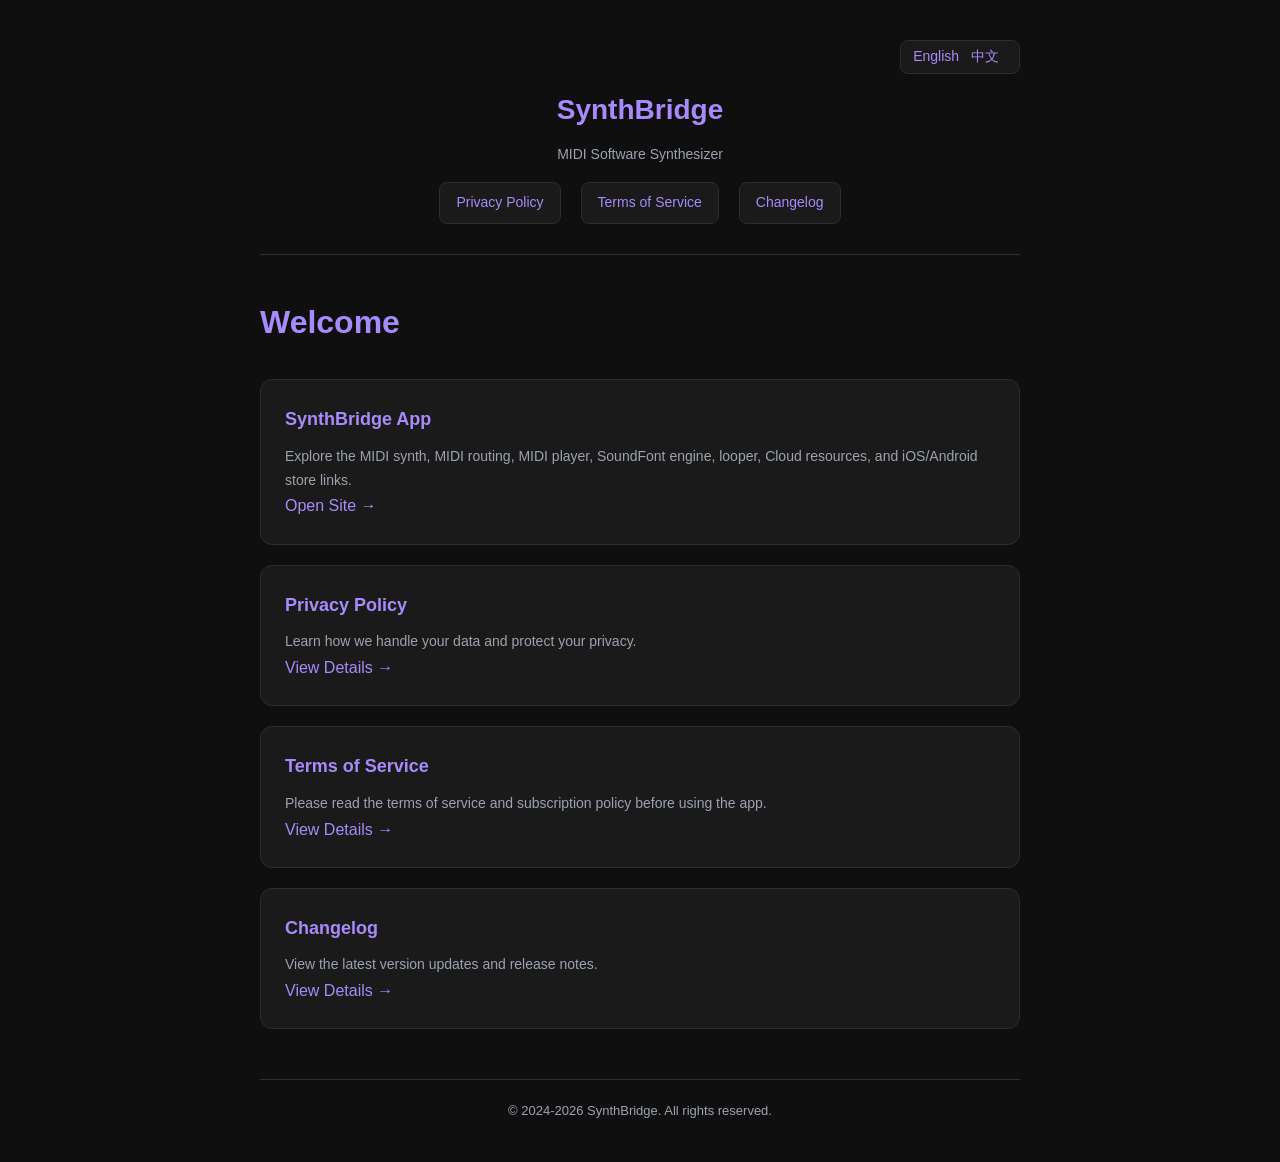
<file: docs/index.html>
<!DOCTYPE html>
<html lang="en">
<head>
  <meta charset="UTF-8">
  <meta name="viewport" content="width=device-width, initial-scale=1.0">
  <title>SynthBridge</title>
  <link rel="stylesheet" href="style.css">
</head>
<body>
  <div class="container">
    <header class="site-header">
      <div class="site-header-lang">
        <div class="language-switch">
          <span class="highlight">English</span>
          <a href="index-zh.html">中文</a>
        </div>
      </div>
      <div class="logo">SynthBridge</div>
      <div class="subtitle">MIDI Software Synthesizer</div>
      <nav class="nav-links">
        <a href="privacy.html">Privacy Policy</a>
        <a href="terms.html">Terms of Service</a>
        <a href="changelog.html">Changelog</a>
      </nav>
    </header>

    <h1>Welcome</h1>

    <div class="card">
      <h3>SynthBridge App</h3>
      <p>Explore the MIDI synth, MIDI routing, MIDI player, SoundFont engine, looper, Cloud resources, and iOS/Android store links.</p>
      <a href="app/">Open Site →</a>
    </div>
    
    <div class="card">
      <h3>Privacy Policy</h3>
      <p>Learn how we handle your data and protect your privacy.</p>
      <a href="privacy.html">View Details →</a>
    </div>

    <div class="card">
      <h3>Terms of Service</h3>
      <p>Please read the terms of service and subscription policy before using the app.</p>
      <a href="terms.html">View Details →</a>
    </div>

    <div class="card">
      <h3>Changelog</h3>
      <p>View the latest version updates and release notes.</p>
      <a href="changelog.html">View Details →</a>
    </div>

    <footer>
      © 2024-2026 SynthBridge. All rights reserved.
    </footer>
  </div>
</body>
</html>
</file>
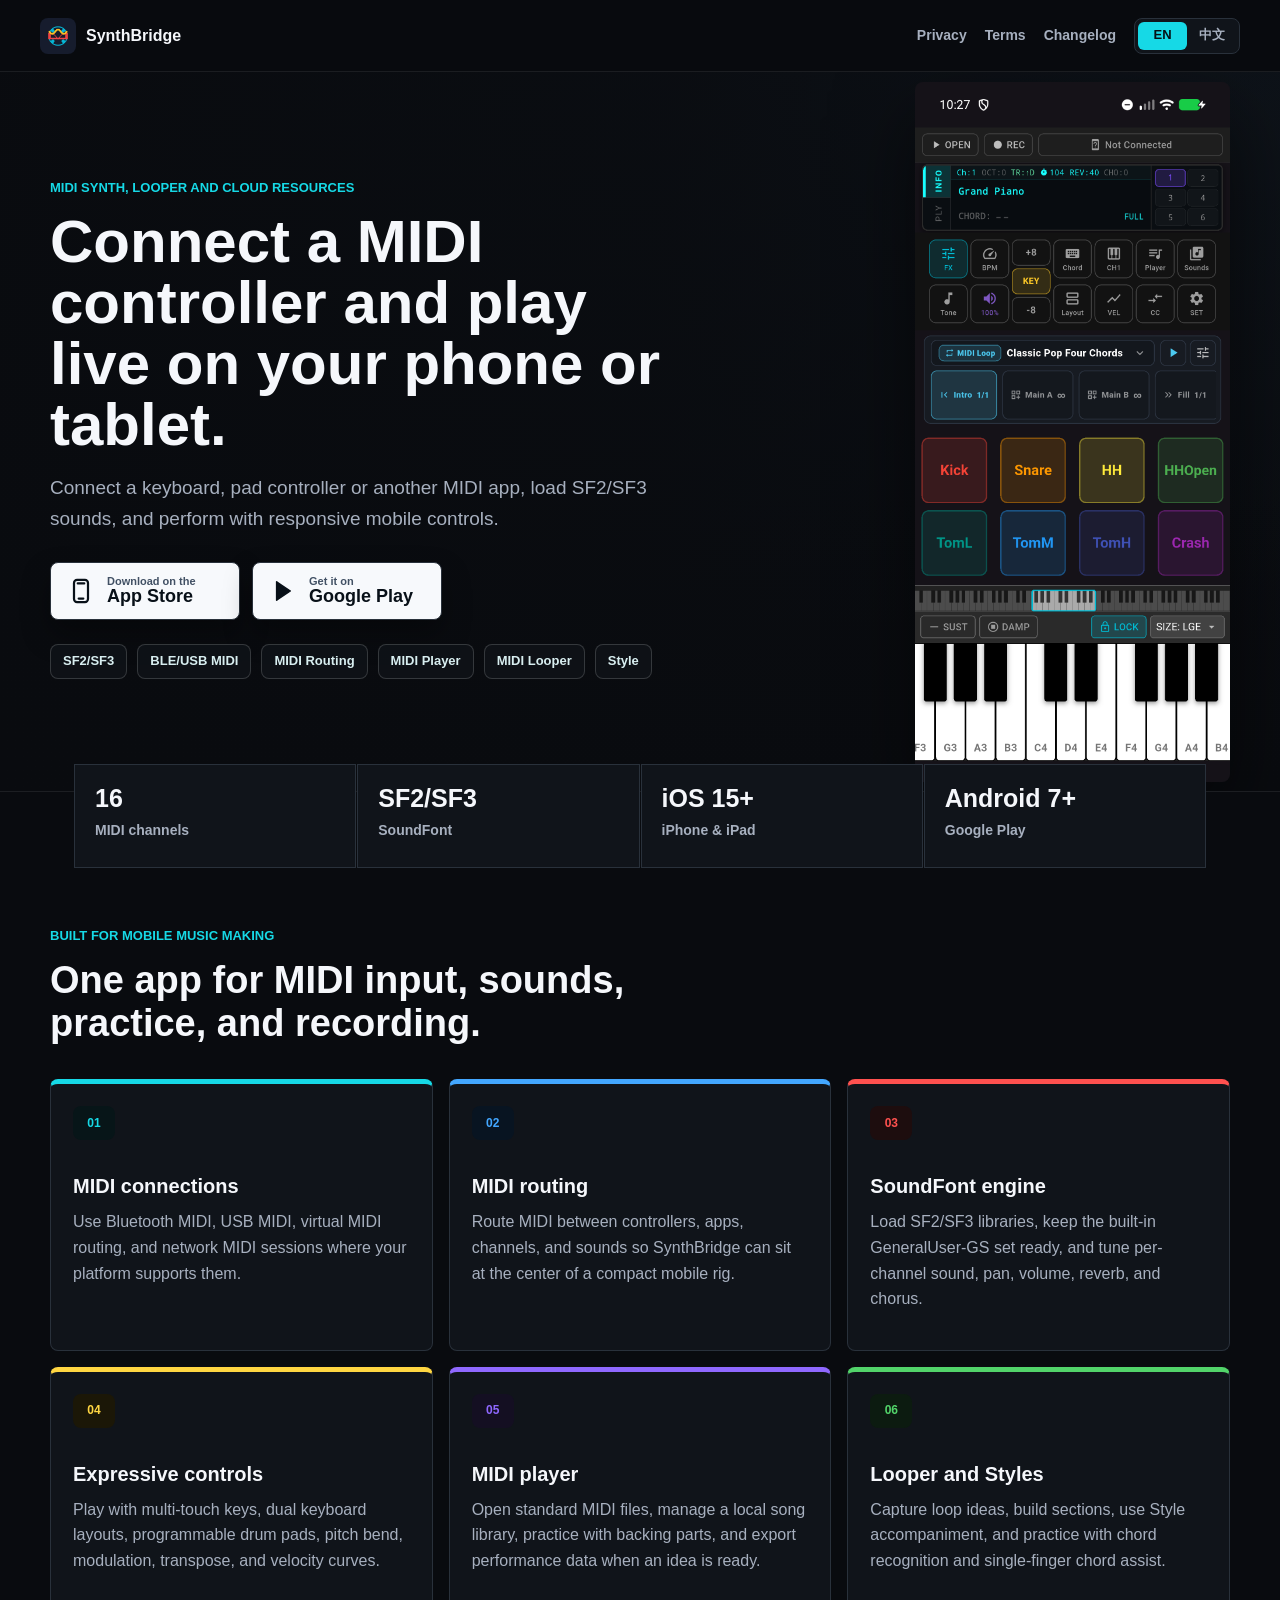
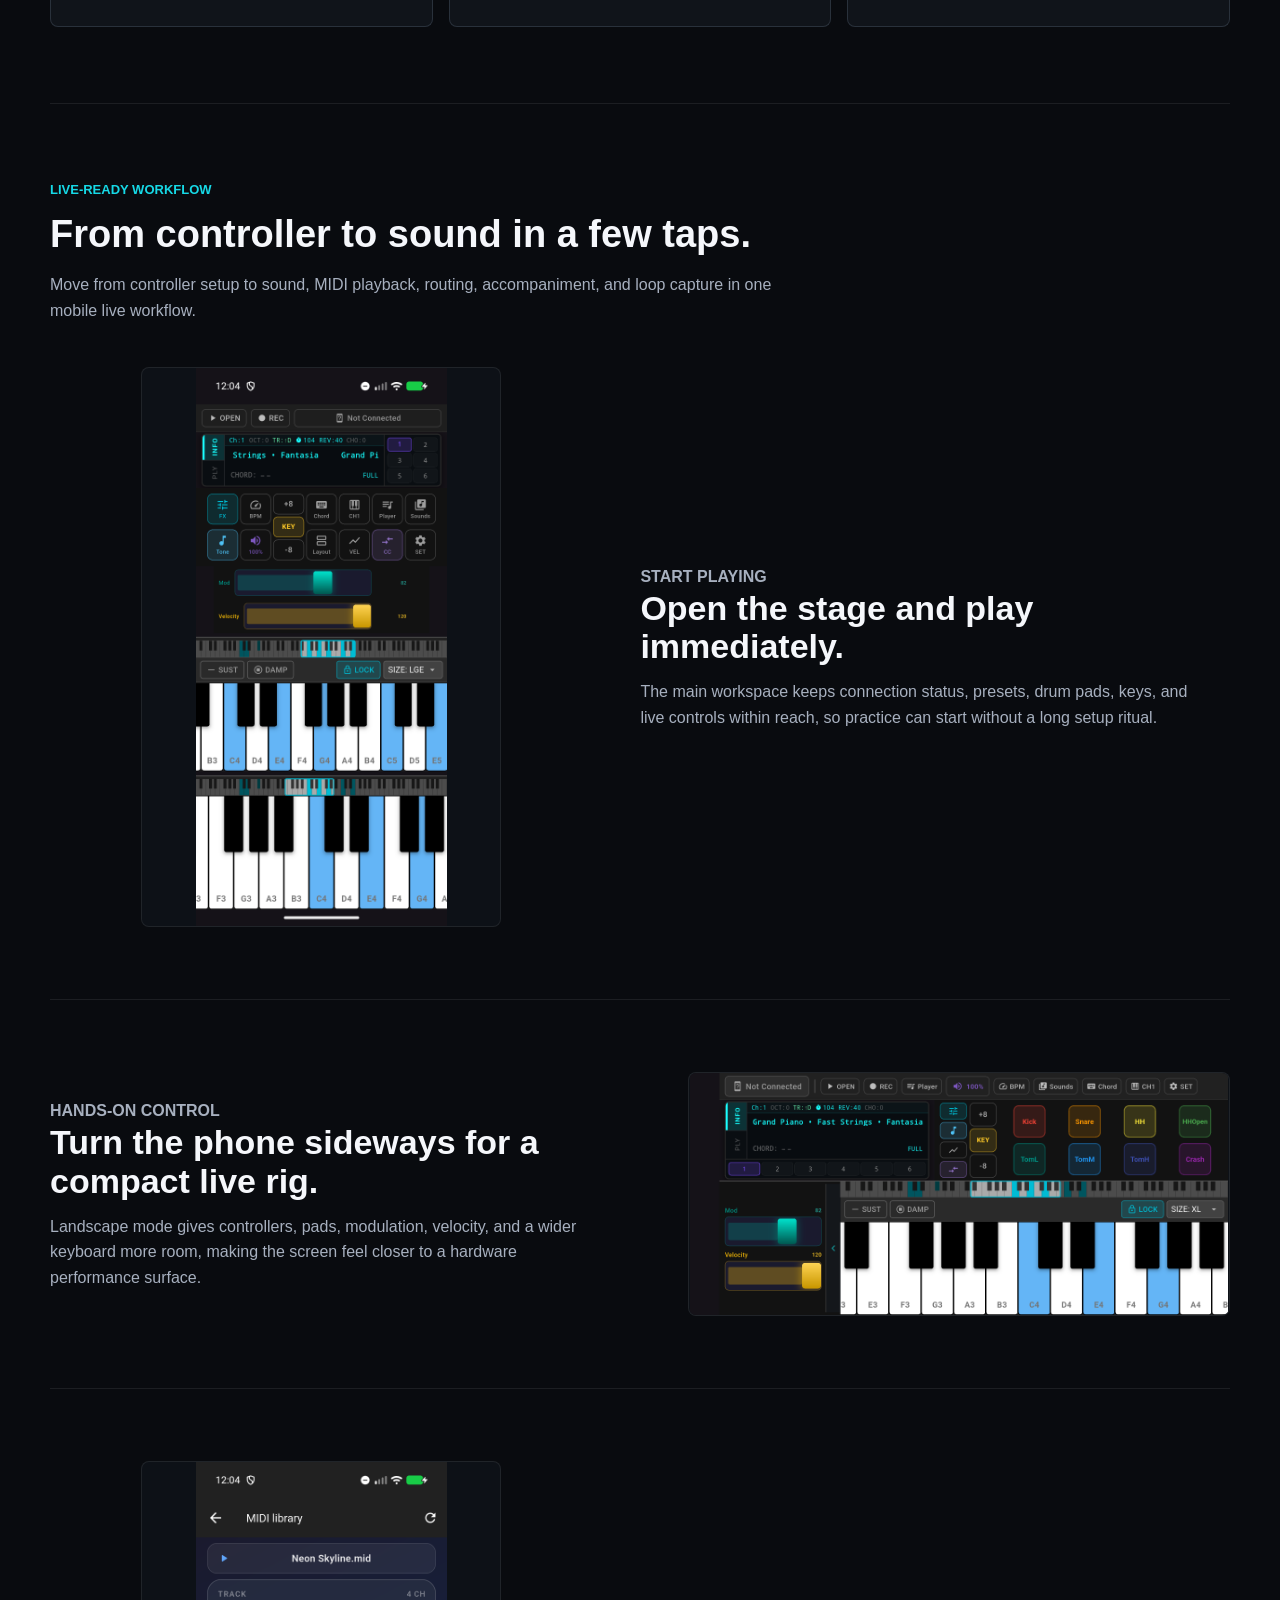
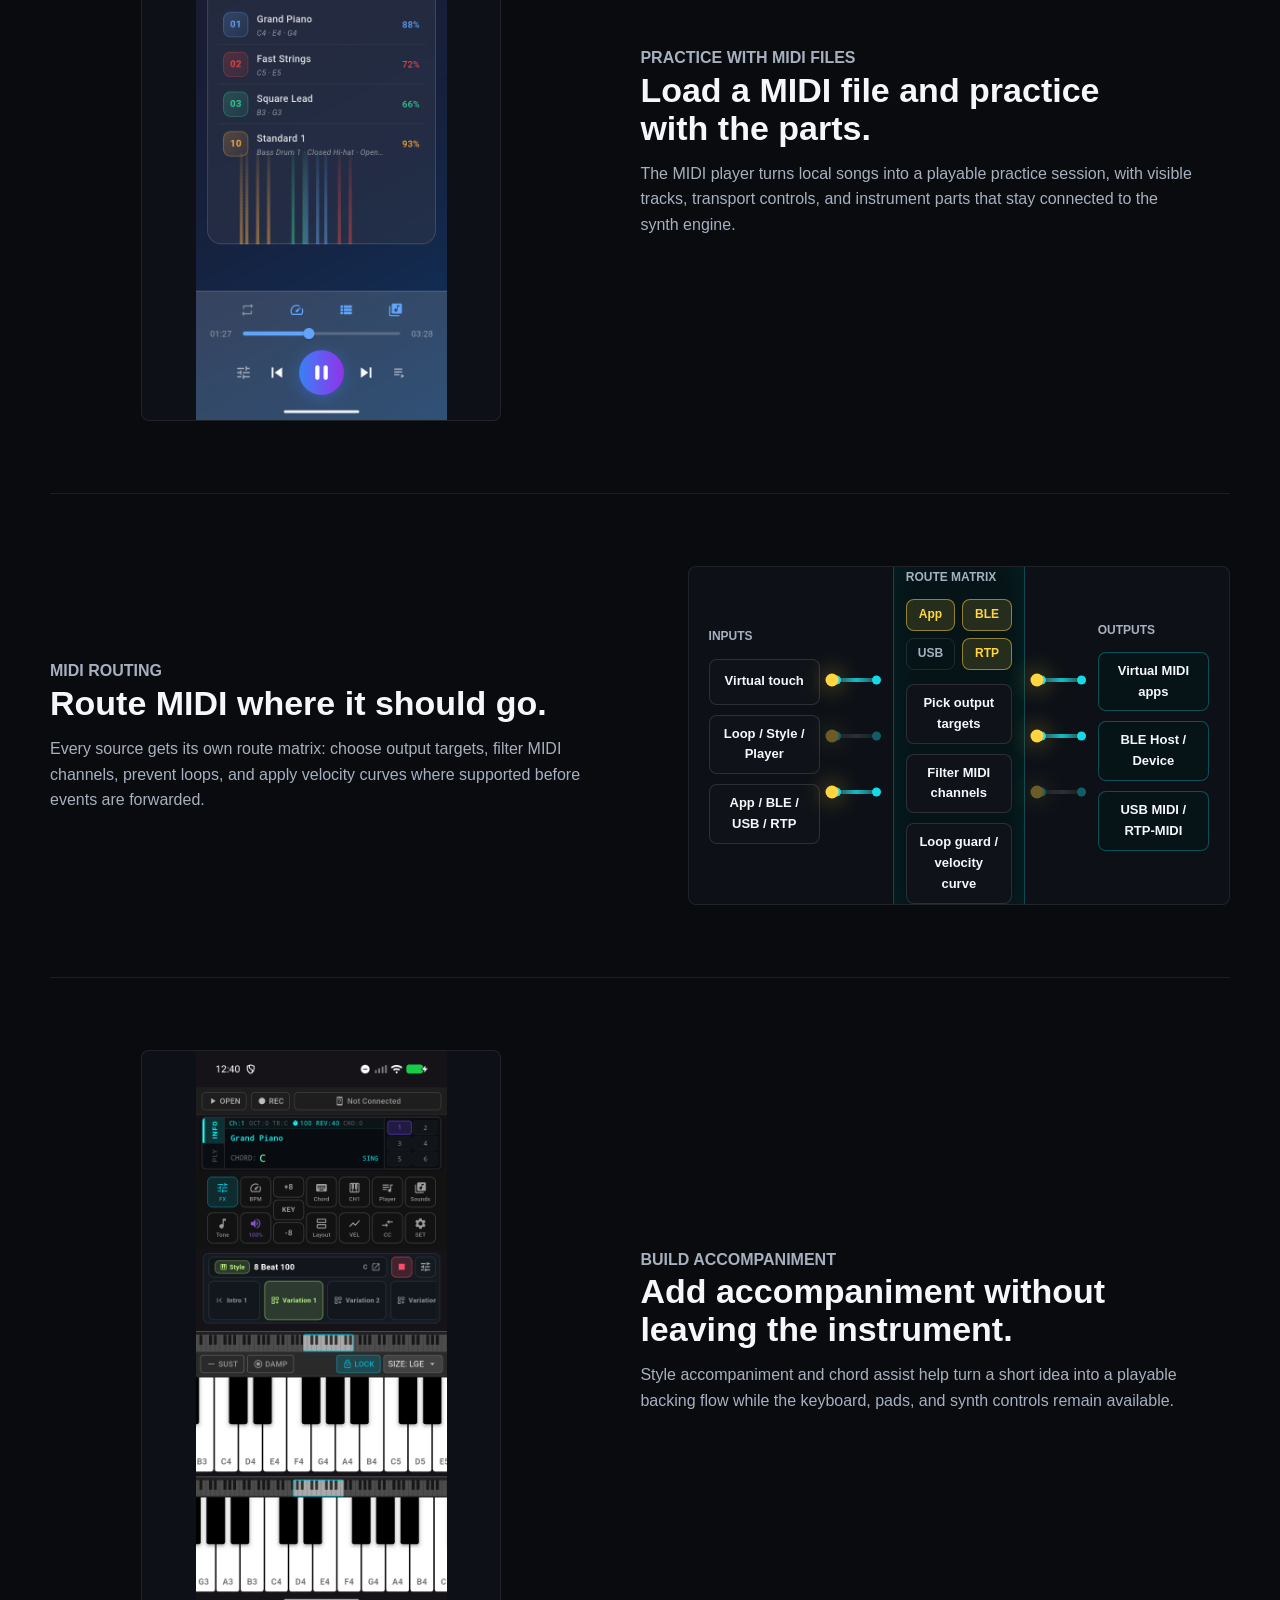
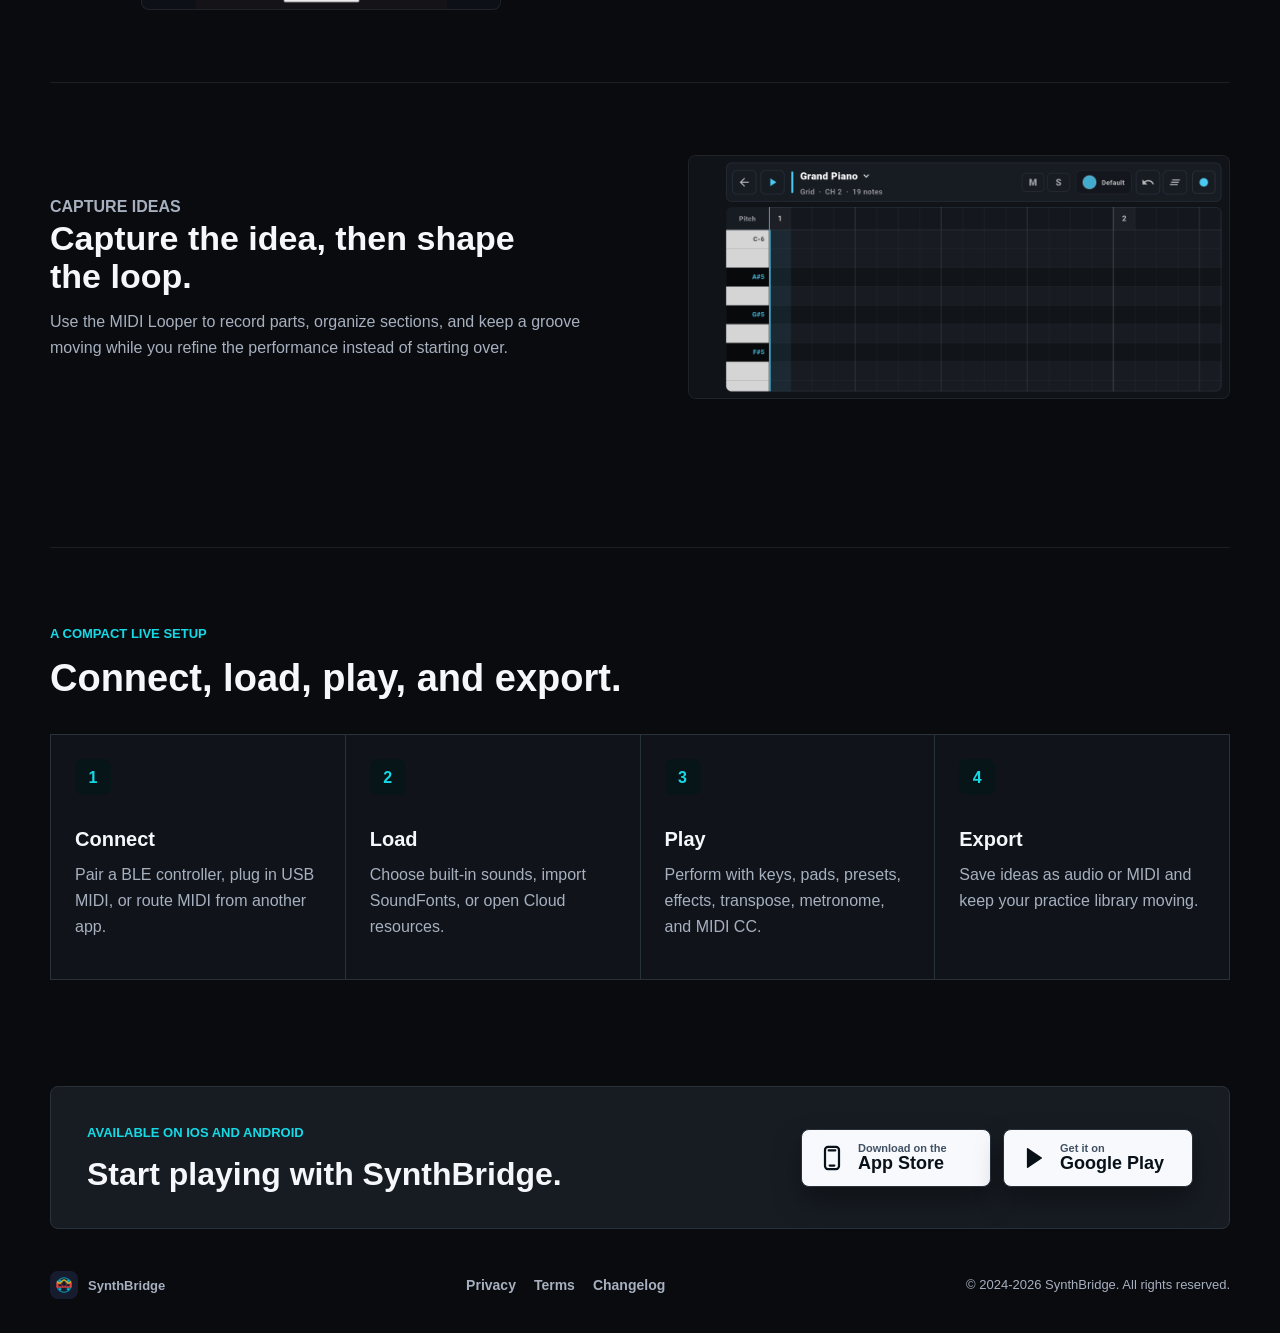
<file: docs/app/index.html>
<!DOCTYPE html>
<html lang="en">
<head>
  <meta charset="UTF-8">
  <meta name="viewport" content="width=device-width, initial-scale=1.0">
  <meta name="theme-color" content="#090b0f">
  <meta name="description" content="Connect a MIDI controller and play live on your phone or tablet with SynthBridge, a mobile MIDI synth, router, SoundFont player, looper, and practice workstation.">
  <meta property="og:title" content="SynthBridge - MIDI Synthesizer">
  <meta property="og:description" content="MIDI synth, SoundFont player, looper, and Cloud resources for mobile musicians.">
  <meta property="og:image" content="assets/hero-main-intro.png">
  <meta property="og:type" content="website">
  <title>SynthBridge - MIDI Synthesizer</title>
  <link rel="icon" href="assets/app-icon.png">
  <link rel="stylesheet" href="styles.css">
</head>
<body data-lang="en">
  <header class="topbar" aria-label="Primary navigation">
    <a class="brand" href="./?lang=en" data-href-en="./?lang=en" data-href-zh="./?lang=zh" aria-label="SynthBridge">
      <img src="assets/app-icon.png" alt="" width="36" height="36">
      <span>SynthBridge</span>
    </a>

    <nav class="nav-actions" aria-label="Site links">
      <a href="../privacy.html" data-href-en="../privacy.html" data-href-zh="../privacy-zh.html" data-i18n="navPrivacy">Privacy</a>
      <a href="../terms.html" data-href-en="../terms.html" data-href-zh="../terms-zh.html" data-i18n="navTerms">Terms</a>
      <a href="../changelog.html" data-href-en="../changelog.html" data-href-zh="../changelog-zh.html" data-i18n="navChangelog">Changelog</a>
      <div class="language-switch" role="group" aria-label="Language">
        <button type="button" data-lang-option="en" aria-pressed="true">EN</button>
        <button type="button" data-lang-option="zh" aria-pressed="false">中文</button>
      </div>
    </nav>
  </header>

  <main>
    <section class="hero" aria-labelledby="hero-title">
      <div class="hero-content">
        <p class="eyebrow" data-i18n="eyebrow">MIDI synth, looper and Cloud resources</p>
        <h1 id="hero-title" data-i18n="heroTitle">Connect a MIDI controller and play live on your phone or tablet.</h1>
        <p class="hero-lead" data-i18n="heroLead">Connect a keyboard, pad controller or another MIDI app, load SF2/SF3 sounds, and perform with responsive mobile controls.</p>

        <div class="store-row" aria-label="Store links">
          <a class="store-button store-button-ios" href="https://itunes.apple.com/app/id6778690596?mt=8" target="_blank" rel="noopener" data-app-store-link data-i18n-aria="appStoreAria">
            <svg viewBox="0 0 24 24" aria-hidden="true">
              <rect x="6" y="2.5" width="12" height="19" rx="2.6"></rect>
              <path d="M10 18.5h4"></path>
              <path d="M9.2 5.5h5.6"></path>
            </svg>
            <span>
              <small data-i18n="appStoreLine">Download on the</small>
              <strong>App Store</strong>
            </span>
          </a>
          <a class="store-button store-button-play" href="https://play.google.com/store/apps/details?id=com.midi.synth.bridge" target="_blank" rel="noopener" data-i18n-aria="playStoreAria">
            <svg viewBox="0 0 24 24" aria-hidden="true">
              <path d="M6.5 4.2v15.6l11.8-7.8z"></path>
              <path d="M6.5 4.2l7.2 7.8"></path>
              <path d="M6.5 19.8l7.2-7.8"></path>
            </svg>
            <span>
              <small data-i18n="playStoreLine">Get it on</small>
              <strong>Google Play</strong>
            </span>
          </a>
        </div>

        <div class="hero-tags" aria-label="Highlights">
          <span>SF2/SF3</span>
          <span>BLE/USB MIDI</span>
          <span>MIDI Routing</span>
          <span>MIDI Player</span>
          <span>MIDI Looper</span>
          <span>Style</span>
        </div>
      </div>
      <div class="hero-visual" aria-hidden="true">
        <img src="assets/hero-main-intro.png" alt="">
      </div>
    </section>

    <section class="proof-strip" aria-label="Compatibility highlights">
      <div>
        <strong>16</strong>
        <span data-i18n="proofChannels">MIDI channels</span>
      </div>
      <div>
        <strong>SF2/SF3</strong>
        <span>SoundFont</span>
      </div>
      <div>
        <strong>iOS 15+</strong>
        <span>iPhone & iPad</span>
      </div>
      <div>
        <strong>Android 7+</strong>
        <span>Google Play</span>
      </div>
    </section>

    <section class="section section-intro" id="features">
      <div class="section-heading">
        <p class="eyebrow" data-i18n="featuresEyebrow">Built for mobile music making</p>
        <h2 data-i18n="featuresTitle">One app for MIDI input, sounds, practice, and recording.</h2>
      </div>

      <div class="feature-grid">
        <article class="feature-card accent-cyan">
          <span class="feature-icon" aria-hidden="true">01</span>
          <h3 data-i18n="featureMidiTitle">MIDI connections</h3>
          <p data-i18n="featureMidiBody">Use Bluetooth MIDI, USB MIDI, virtual MIDI routing, and network MIDI sessions where your platform supports them.</p>
        </article>
        <article class="feature-card accent-blue">
          <span class="feature-icon" aria-hidden="true">02</span>
          <h3 data-i18n="featureRouteTitle">MIDI routing</h3>
          <p data-i18n="featureRouteBody">Route MIDI between controllers, apps, channels, and sounds so SynthBridge can sit at the center of a compact mobile rig.</p>
        </article>
        <article class="feature-card accent-red">
          <span class="feature-icon" aria-hidden="true">03</span>
          <h3 data-i18n="featureSoundTitle">SoundFont engine</h3>
          <p data-i18n="featureSoundBody">Load SF2/SF3 libraries, keep the built-in GeneralUser-GS set ready, and tune per-channel sound, pan, volume, reverb, and chorus.</p>
        </article>
        <article class="feature-card accent-yellow">
          <span class="feature-icon" aria-hidden="true">04</span>
          <h3 data-i18n="featurePlayTitle">Expressive controls</h3>
          <p data-i18n="featurePlayBody">Play with multi-touch keys, dual keyboard layouts, programmable drum pads, pitch bend, modulation, transpose, and velocity curves.</p>
        </article>
        <article class="feature-card accent-violet">
          <span class="feature-icon" aria-hidden="true">05</span>
          <h3 data-i18n="featurePlayerTitle">MIDI player</h3>
          <p data-i18n="featurePlayerBody">Open standard MIDI files, manage a local song library, practice with backing parts, and export performance data when an idea is ready.</p>
        </article>
        <article class="feature-card accent-green">
          <span class="feature-icon" aria-hidden="true">06</span>
          <h3 data-i18n="featureLoopTitle">Looper and Styles</h3>
          <p data-i18n="featureLoopBody">Capture loop ideas, build sections, use Style accompaniment, and practice with chord recognition and single-finger chord assist.</p>
        </article>
      </div>
    </section>

    <section class="section screenshots" aria-labelledby="screenshots-title">
      <div class="section-heading">
        <p class="eyebrow" data-i18n="screenshotsEyebrow">Live-ready workflow</p>
        <h2 id="screenshots-title" data-i18n="screenshotsTitle">From controller to sound in a few taps.</h2>
        <p data-i18n="screenshotsBody">Move from controller setup to sound, MIDI playback, routing, accompaniment, and loop capture in one mobile live workflow.</p>
      </div>
      <div class="story-list">
        <article class="story-card">
          <div class="story-media story-media-phone">
            <img src="assets/screenshot-main-stage.png" alt="SynthBridge main performance screen" loading="lazy">
          </div>
          <div class="story-copy">
            <p class="eyebrow story-eyebrow" data-i18n="storyMainEyebrow">Start playing</p>
            <h3 data-i18n="storyMainTitle">Open the stage and play immediately.</h3>
            <p data-i18n="storyMainBody">The main workspace keeps connection status, presets, drum pads, keys, and live controls within reach, so practice can start without a long setup ritual.</p>
          </div>
        </article>

        <article class="story-card story-card-reverse">
          <div class="story-media story-media-wide">
            <img src="assets/screenshot-landscape.png" alt="SynthBridge landscape performance controls" loading="lazy">
          </div>
          <div class="story-copy">
            <p class="eyebrow story-eyebrow" data-i18n="storyLandscapeEyebrow">Hands-on control</p>
            <h3 data-i18n="storyLandscapeTitle">Turn the phone sideways for a compact live rig.</h3>
            <p data-i18n="storyLandscapeBody">Landscape mode gives controllers, pads, modulation, velocity, and a wider keyboard more room, making the screen feel closer to a hardware performance surface.</p>
          </div>
        </article>

        <article class="story-card">
          <div class="story-media story-media-phone">
            <img src="assets/screenshot-midi-player.png" alt="SynthBridge MIDI player and song library" loading="lazy">
          </div>
          <div class="story-copy">
            <p class="eyebrow story-eyebrow" data-i18n="storyPlayerEyebrow">Practice with MIDI files</p>
            <h3 data-i18n="storyPlayerTitle">Load a MIDI file and practice with the parts.</h3>
            <p data-i18n="storyPlayerBody">The MIDI player turns local songs into a playable practice session, with visible tracks, transport controls, and instrument parts that stay connected to the synth engine.</p>
          </div>
        </article>

        <article class="story-card story-card-reverse">
          <div class="story-media route-media" role="img" data-i18n-aria="routeDiagramAria" aria-label="Animated MIDI routing diagram">
            <div class="route-diagram">
              <div class="route-column route-inputs">
                <h4 data-i18n="routeHeadIn">Inputs</h4>
                <span data-i18n="routeSourceTouch">Virtual touch</span>
                <span data-i18n="routeSourcePlayers">Loop / Style / Player</span>
                <span data-i18n="routeSourceExternal">App / BLE / USB / RTP</span>
              </div>
              <div class="route-flow-stack" aria-hidden="true">
                <span class="route-flow-line"><i></i></span>
                <span class="route-flow-line route-flow-muted"><i></i></span>
                <span class="route-flow-line"><i></i></span>
              </div>
              <div class="route-column route-matrix">
                <h4 data-i18n="routeHeadHub">Route matrix</h4>
                <div class="matrix-cells">
                  <span class="matrix-cell is-on">App</span>
                  <span class="matrix-cell is-on">BLE</span>
                  <span class="matrix-cell">USB</span>
                  <span class="matrix-cell is-on">RTP</span>
                </div>
                <span data-i18n="routeRuleTargets">Pick output targets</span>
                <span data-i18n="routeRuleChannels">Filter MIDI channels</span>
                <span data-i18n="routeRuleGuard">Loop guard / velocity curve</span>
              </div>
              <div class="route-flow-stack route-flow-out" aria-hidden="true">
                <span class="route-flow-line"><i></i></span>
                <span class="route-flow-line"><i></i></span>
                <span class="route-flow-line route-flow-muted"><i></i></span>
              </div>
              <div class="route-column route-outputs">
                <h4 data-i18n="routeHeadOut">Outputs</h4>
                <span data-i18n="routeTargetApp">Virtual MIDI apps</span>
                <span data-i18n="routeTargetBle">BLE Host / Device</span>
                <span data-i18n="routeTargetUsbRtp">USB MIDI / RTP-MIDI</span>
              </div>
            </div>
          </div>
          <div class="story-copy">
            <p class="eyebrow story-eyebrow" data-i18n="storyRouteEyebrow">MIDI routing</p>
            <h3 data-i18n="storyRouteTitle">Route MIDI where it should go.</h3>
            <p data-i18n="storyRouteBody">Bring BLE, USB, RTP-MIDI, or virtual MIDI into one routing layer, then send each controller or app to the channel, sound, or output that matches the moment.</p>
          </div>
        </article>

        <article class="story-card">
          <div class="story-media story-media-phone">
            <img src="assets/screenshot-accompaniment.png" alt="SynthBridge Style accompaniment screen" loading="lazy">
          </div>
          <div class="story-copy">
            <p class="eyebrow story-eyebrow" data-i18n="storyAccompanimentEyebrow">Build accompaniment</p>
            <h3 data-i18n="storyAccompanimentTitle">Add accompaniment without leaving the instrument.</h3>
            <p data-i18n="storyAccompanimentBody">Style accompaniment and chord assist help turn a short idea into a playable backing flow while the keyboard, pads, and synth controls remain available.</p>
          </div>
        </article>

        <article class="story-card story-card-reverse">
          <div class="story-media story-media-wide">
            <img src="assets/screenshot-looper.png" alt="SynthBridge MIDI looper editor" loading="lazy">
          </div>
          <div class="story-copy">
            <p class="eyebrow story-eyebrow" data-i18n="storyLooperEyebrow">Capture ideas</p>
            <h3 data-i18n="storyLooperTitle">Capture the idea, then shape the loop.</h3>
            <p data-i18n="storyLooperBody">Use the MIDI Looper to record parts, organize sections, and keep a groove moving while you refine the performance instead of starting over.</p>
          </div>
        </article>
      </div>
    </section>

    <section class="section flow" aria-labelledby="flow-title">
      <div class="section-heading">
        <p class="eyebrow" data-i18n="flowEyebrow">A compact live setup</p>
        <h2 id="flow-title" data-i18n="flowTitle">Connect, load, play, and export.</h2>
      </div>
      <div class="flow-steps">
        <div>
          <span>1</span>
          <h3 data-i18n="flowConnectTitle">Connect</h3>
          <p data-i18n="flowConnectBody">Pair a BLE controller, plug in USB MIDI, or route MIDI from another app.</p>
        </div>
        <div>
          <span>2</span>
          <h3 data-i18n="flowLoadTitle">Load</h3>
          <p data-i18n="flowLoadBody">Choose built-in sounds, import SoundFonts, or open Cloud resources.</p>
        </div>
        <div>
          <span>3</span>
          <h3 data-i18n="flowPlayTitle">Play</h3>
          <p data-i18n="flowPlayBody">Perform with keys, pads, presets, effects, transpose, metronome, and MIDI CC.</p>
        </div>
        <div>
          <span>4</span>
          <h3 data-i18n="flowExportTitle">Export</h3>
          <p data-i18n="flowExportBody">Save ideas as audio or MIDI and keep your practice library moving.</p>
        </div>
      </div>
    </section>

    <section class="download-band" aria-labelledby="download-title">
      <div>
        <p class="eyebrow" data-i18n="downloadEyebrow">Available on iOS and Android</p>
        <h2 id="download-title" data-i18n="downloadTitle">Start playing with SynthBridge.</h2>
      </div>
      <div class="store-row">
        <a class="store-button store-button-ios" href="https://itunes.apple.com/app/id6778690596?mt=8" target="_blank" rel="noopener" data-app-store-link data-i18n-aria="appStoreAria">
          <svg viewBox="0 0 24 24" aria-hidden="true">
            <rect x="6" y="2.5" width="12" height="19" rx="2.6"></rect>
            <path d="M10 18.5h4"></path>
            <path d="M9.2 5.5h5.6"></path>
          </svg>
          <span>
            <small data-i18n="appStoreLine">Download on the</small>
            <strong>App Store</strong>
          </span>
        </a>
        <a class="store-button store-button-play" href="https://play.google.com/store/apps/details?id=com.midi.synth.bridge" target="_blank" rel="noopener" data-i18n-aria="playStoreAria">
          <svg viewBox="0 0 24 24" aria-hidden="true">
            <path d="M6.5 4.2v15.6l11.8-7.8z"></path>
            <path d="M6.5 4.2l7.2 7.8"></path>
            <path d="M6.5 19.8l7.2-7.8"></path>
          </svg>
          <span>
            <small data-i18n="playStoreLine">Get it on</small>
            <strong>Google Play</strong>
          </span>
        </a>
      </div>
    </section>
  </main>

  <footer class="site-footer">
    <div class="footer-brand">
      <img src="assets/app-icon.png" alt="" width="28" height="28">
      <span>SynthBridge</span>
    </div>
    <nav aria-label="Footer links">
      <a href="../privacy.html" data-href-en="../privacy.html" data-href-zh="../privacy-zh.html" data-i18n="navPrivacy">Privacy</a>
      <a href="../terms.html" data-href-en="../terms.html" data-href-zh="../terms-zh.html" data-i18n="navTerms">Terms</a>
      <a href="../changelog.html" data-href-en="../changelog.html" data-href-zh="../changelog-zh.html" data-i18n="navChangelog">Changelog</a>
    </nav>
    <p>© 2024-2026 SynthBridge. All rights reserved.</p>
  </footer>

  <script src="app.js"></script>
</body>
</html>
</file>
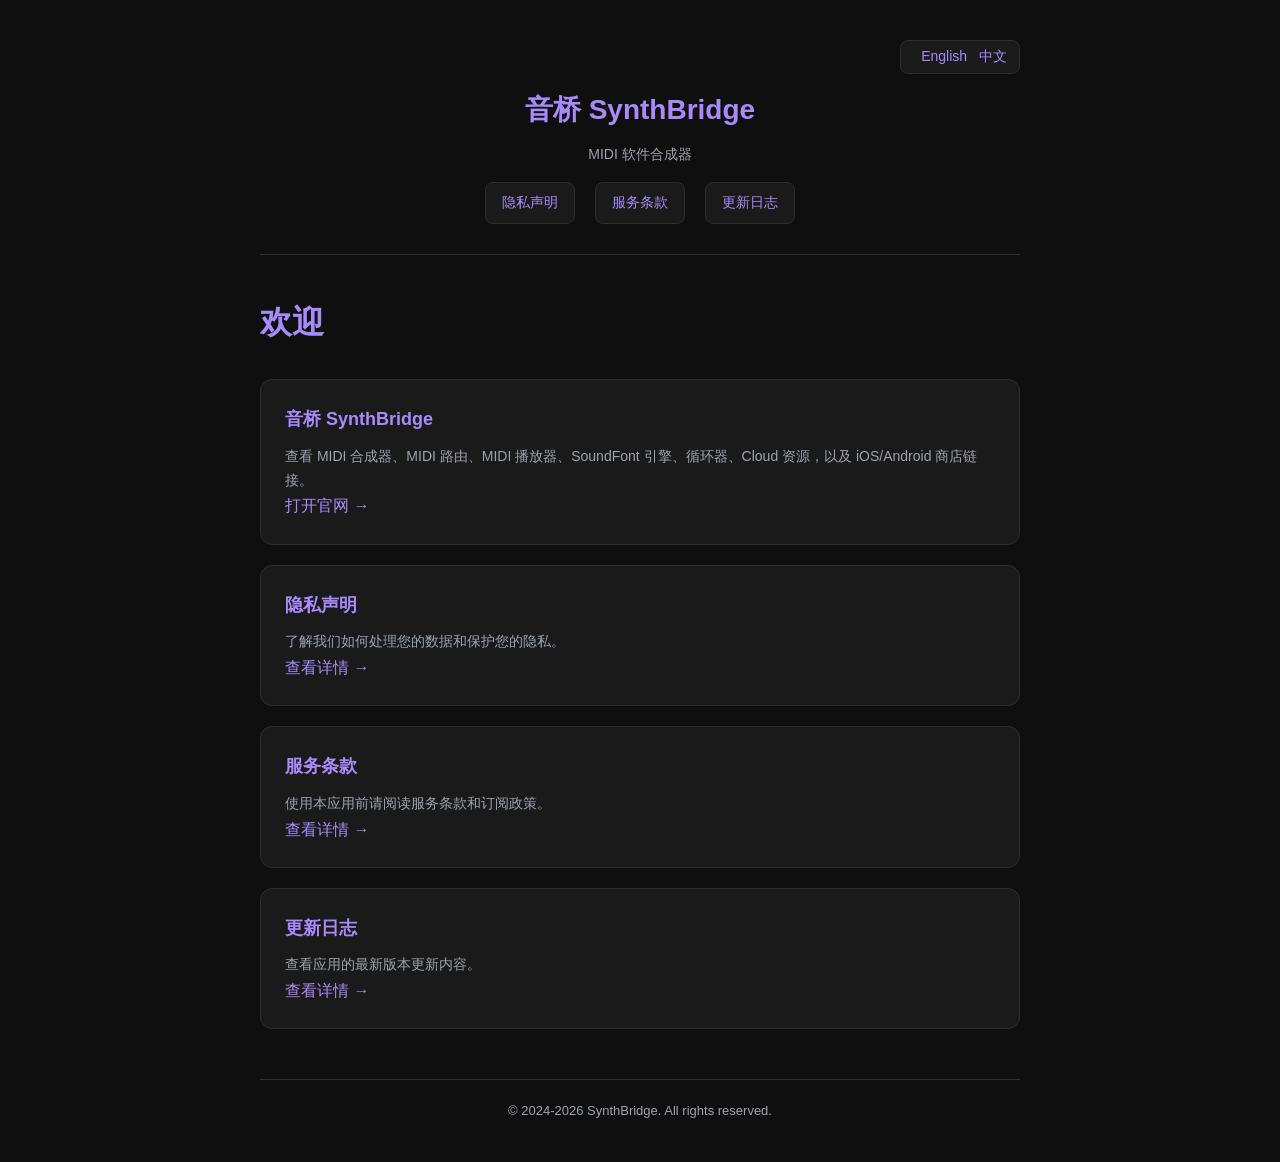
<file: docs/index-zh.html>
<!DOCTYPE html>
<html lang="zh">
<head>
  <meta charset="UTF-8">
  <meta name="viewport" content="width=device-width, initial-scale=1.0">
  <title>音桥 SynthBridge</title>
  <link rel="stylesheet" href="style.css">
</head>
<body>
  <div class="container">
    <header class="site-header">
      <div class="site-header-lang">
        <div class="language-switch">
          <a href="index.html">English</a>
          <span class="highlight">中文</span>
        </div>
      </div>
      <div class="logo">音桥 SynthBridge</div>
      <div class="subtitle">MIDI 软件合成器</div>
      <nav class="nav-links">
        <a href="privacy-zh.html">隐私声明</a>
        <a href="terms-zh.html">服务条款</a>
        <a href="changelog-zh.html">更新日志</a>
      </nav>
    </header>

    <h1>欢迎</h1>

    <div class="card">
      <h3>音桥 SynthBridge</h3>
      <p>查看 MIDI 合成器、MIDI 路由、MIDI 播放器、SoundFont 引擎、循环器、Cloud 资源，以及 iOS/Android 商店链接。</p>
      <a href="app/?lang=zh">打开官网 →</a>
    </div>
    
    <div class="card">
      <h3>隐私声明</h3>
      <p>了解我们如何处理您的数据和保护您的隐私。</p>
      <a href="privacy-zh.html">查看详情 →</a>
    </div>

    <div class="card">
      <h3>服务条款</h3>
      <p>使用本应用前请阅读服务条款和订阅政策。</p>
      <a href="terms-zh.html">查看详情 →</a>
    </div>

    <div class="card">
      <h3>更新日志</h3>
      <p>查看应用的最新版本更新内容。</p>
      <a href="changelog-zh.html">查看详情 →</a>
    </div>

    <footer>
      © 2024-2026 SynthBridge. All rights reserved.
    </footer>
  </div>
</body>
</html>
</file>
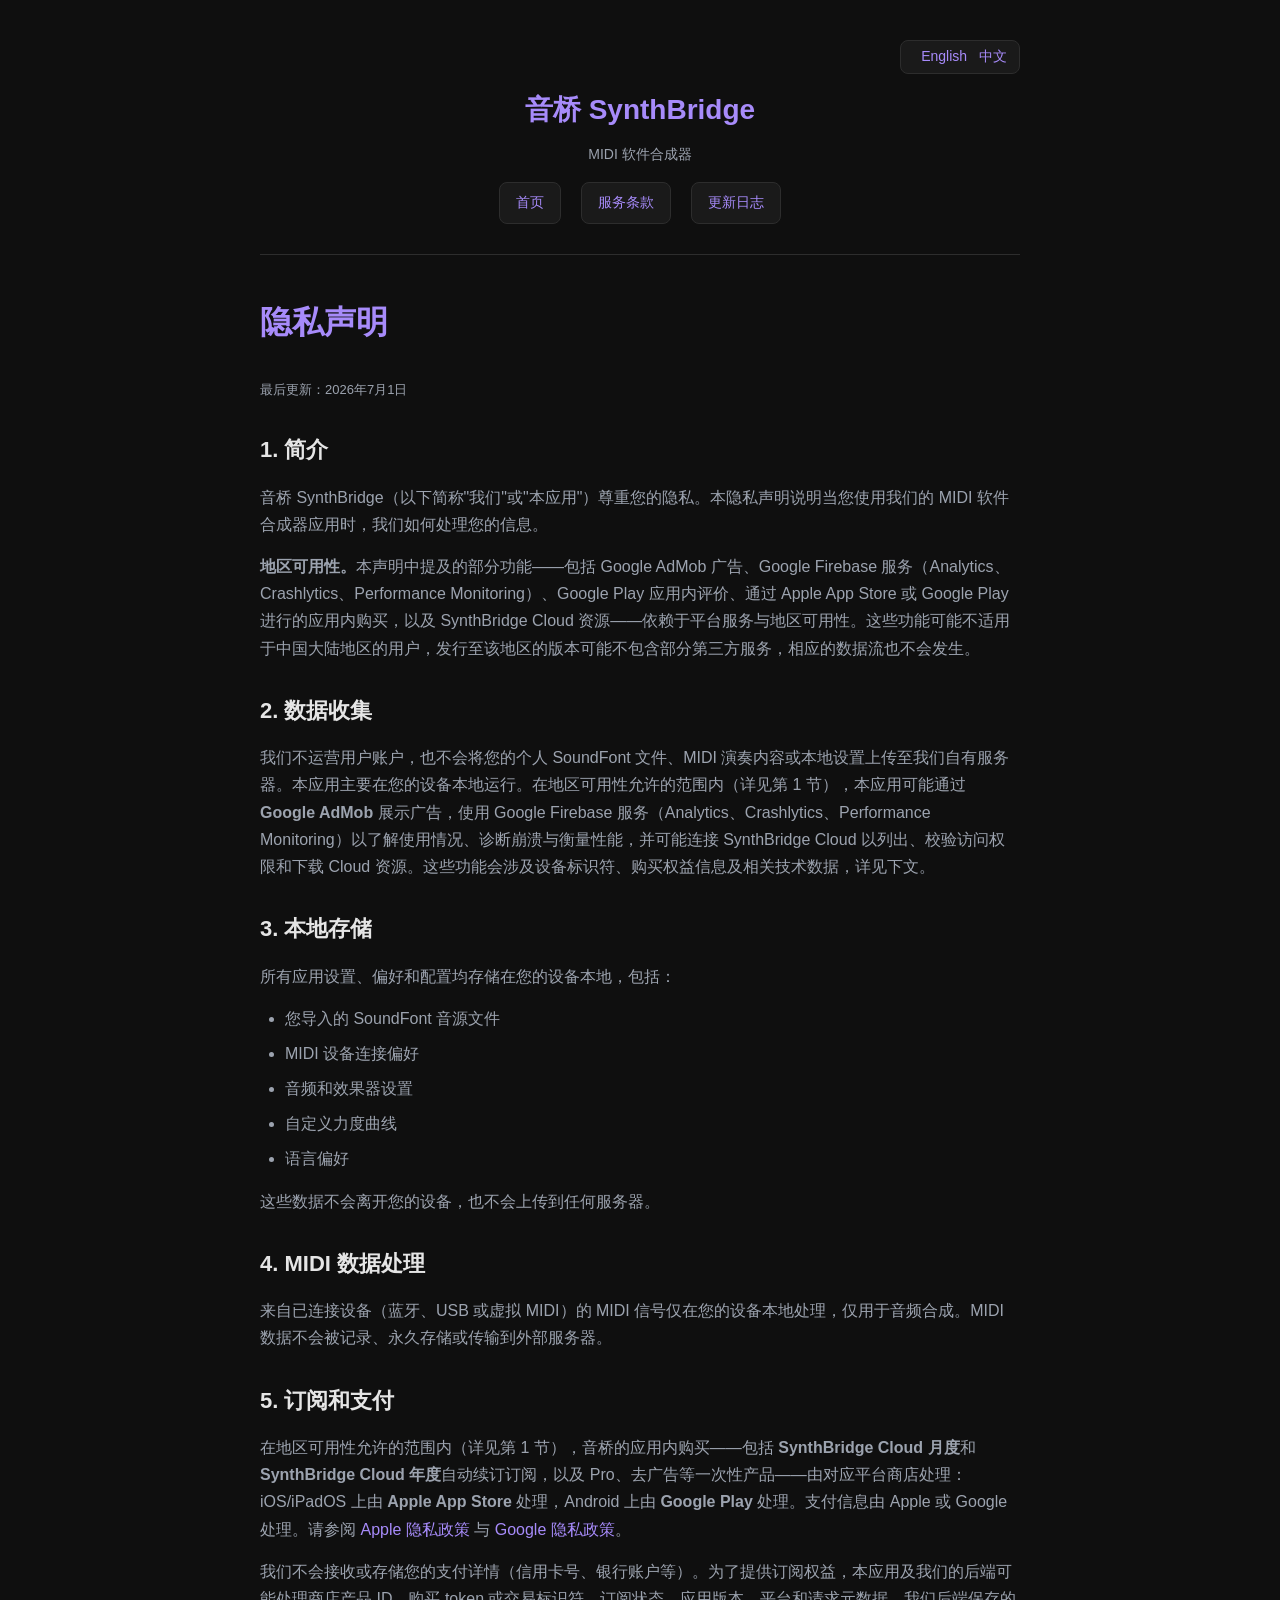
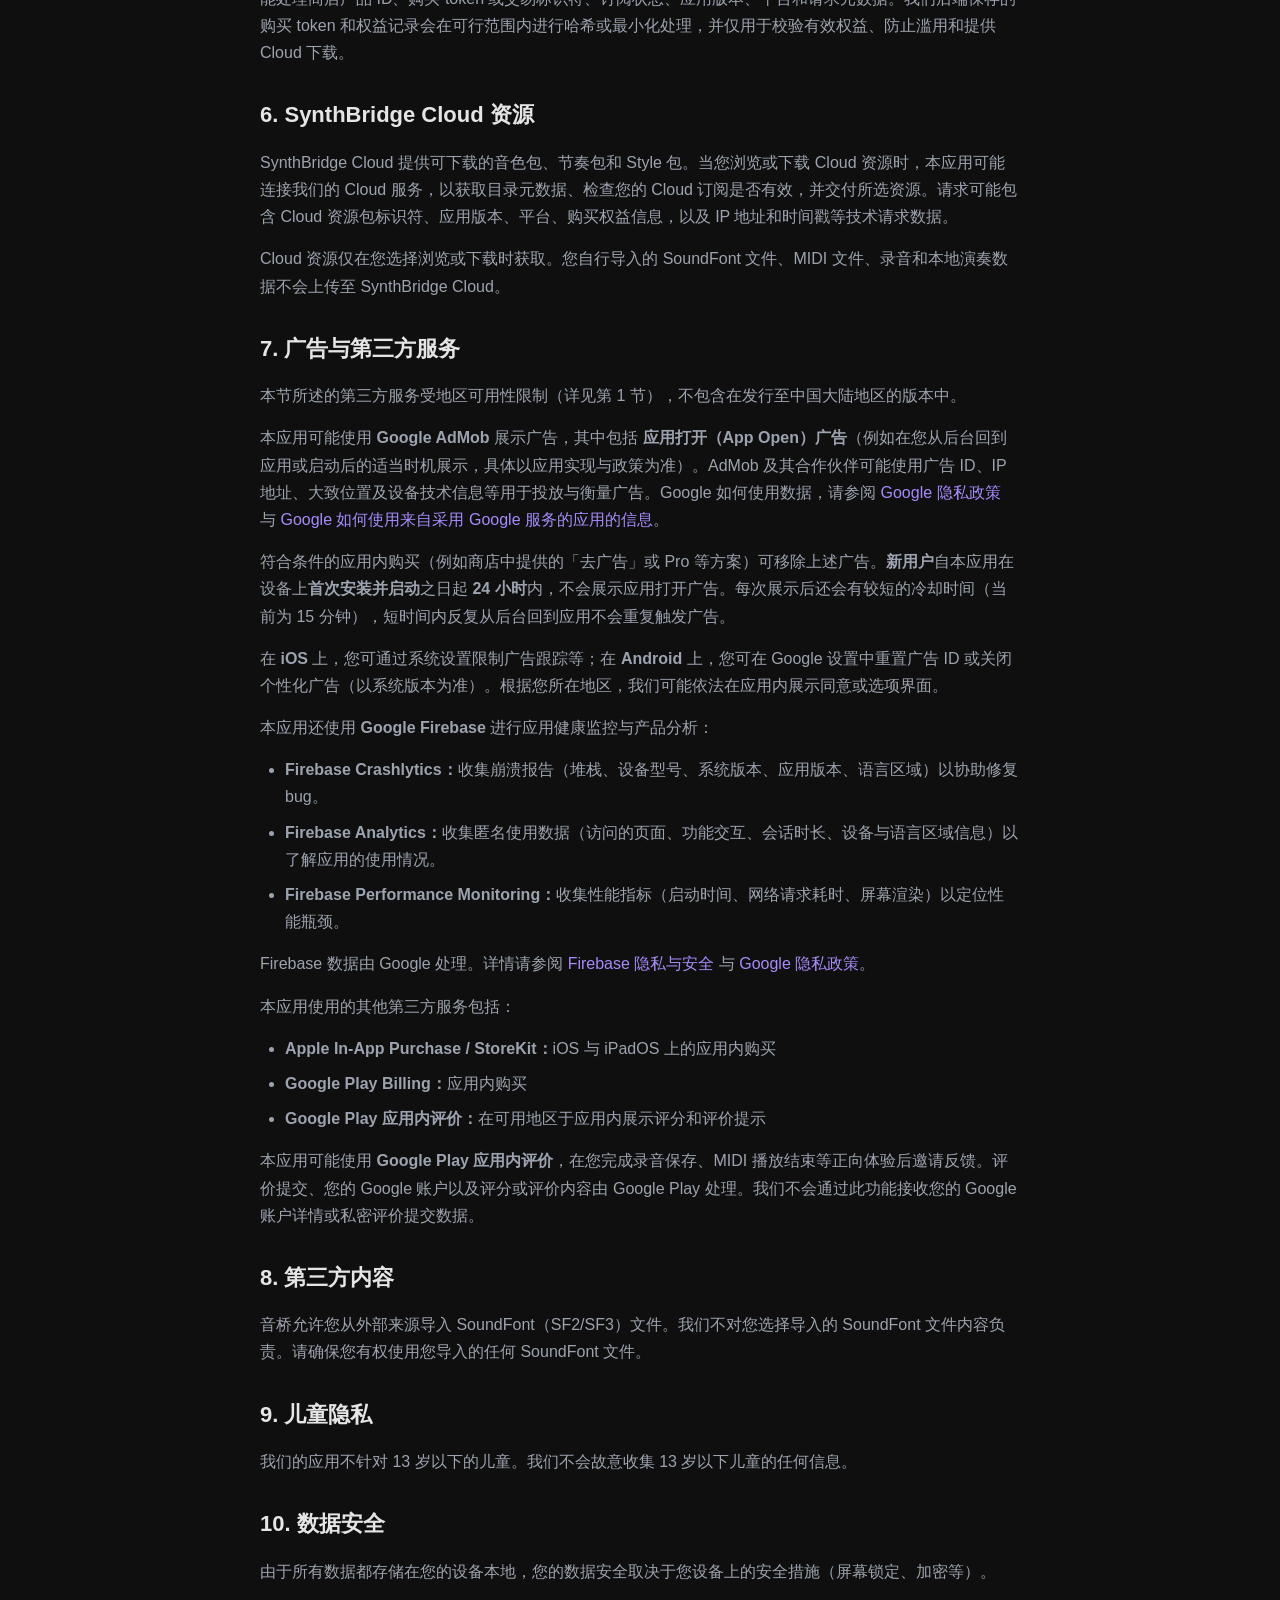
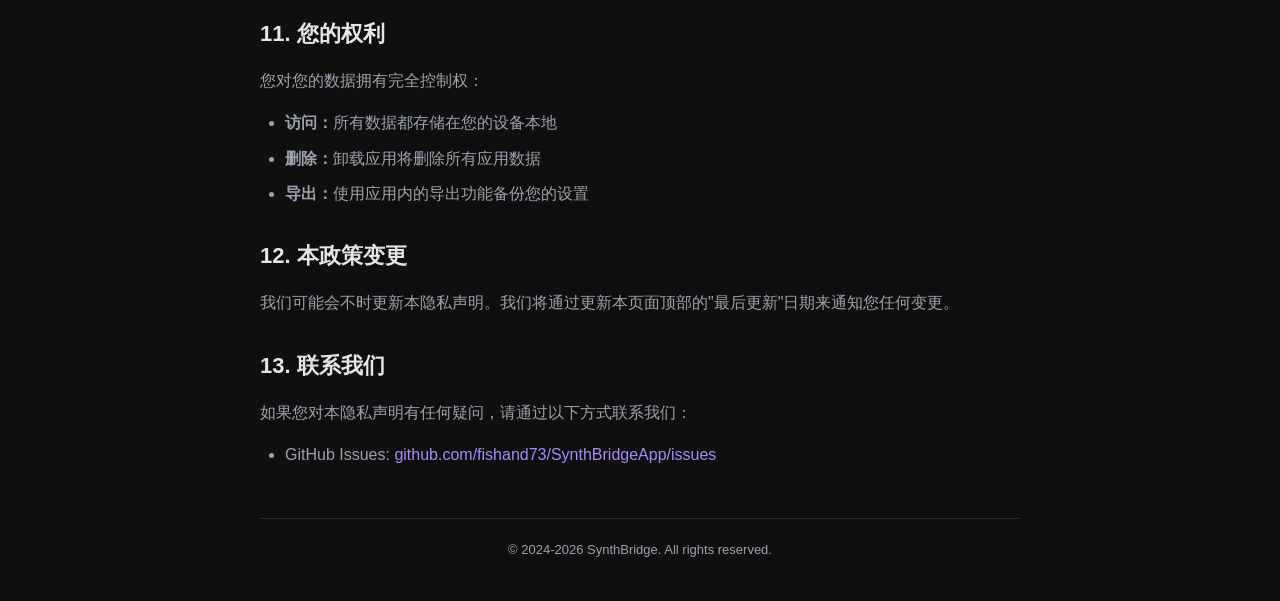
<file: docs/privacy-zh.html>
<!DOCTYPE html>
<html lang="zh">
<head>
  <meta charset="UTF-8">
  <meta name="viewport" content="width=device-width, initial-scale=1.0">
  <title>隐私声明 - 音桥 SynthBridge</title>
  <link rel="stylesheet" href="style.css">
</head>
<body>
  <div class="container">
    <header class="site-header">
      <div class="site-header-lang">
        <div class="language-switch">
          <a href="privacy.html">English</a>
          <span class="highlight">中文</span>
        </div>
      </div>
      <div class="logo">音桥 SynthBridge</div>
      <div class="subtitle">MIDI 软件合成器</div>
      <nav class="nav-links">
        <a href="index-zh.html">首页</a>
        <a href="terms-zh.html">服务条款</a>
        <a href="changelog-zh.html">更新日志</a>
      </nav>
    </header>

    <h1>隐私声明</h1>
    <p class="last-updated">最后更新：2026年7月1日</p>

    <h2>1. 简介</h2>
    <p>音桥 SynthBridge（以下简称"我们"或"本应用"）尊重您的隐私。本隐私声明说明当您使用我们的 MIDI 软件合成器应用时，我们如何处理您的信息。</p>
    <p><strong>地区可用性。</strong>本声明中提及的部分功能——包括 Google AdMob 广告、Google Firebase 服务（Analytics、Crashlytics、Performance Monitoring）、Google Play 应用内评价、通过 Apple App Store 或 Google Play 进行的应用内购买，以及 SynthBridge Cloud 资源——依赖于平台服务与地区可用性。这些功能可能不适用于中国大陆地区的用户，发行至该地区的版本可能不包含部分第三方服务，相应的数据流也不会发生。</p>

    <h2>2. 数据收集</h2>
    <p>我们不运营用户账户，也不会将您的个人 SoundFont 文件、MIDI 演奏内容或本地设置上传至我们自有服务器。本应用主要在您的设备本地运行。在地区可用性允许的范围内（详见第 1 节），本应用可能通过 <strong>Google AdMob</strong> 展示广告，使用 Google Firebase 服务（Analytics、Crashlytics、Performance Monitoring）以了解使用情况、诊断崩溃与衡量性能，并可能连接 SynthBridge Cloud 以列出、校验访问权限和下载 Cloud 资源。这些功能会涉及设备标识符、购买权益信息及相关技术数据，详见下文。</p>

    <h2>3. 本地存储</h2>
    <p>所有应用设置、偏好和配置均存储在您的设备本地，包括：</p>
    <ul>
      <li>您导入的 SoundFont 音源文件</li>
      <li>MIDI 设备连接偏好</li>
      <li>音频和效果器设置</li>
      <li>自定义力度曲线</li>
      <li>语言偏好</li>
    </ul>
    <p>这些数据不会离开您的设备，也不会上传到任何服务器。</p>

    <h2>4. MIDI 数据处理</h2>
    <p>来自已连接设备（蓝牙、USB 或虚拟 MIDI）的 MIDI 信号仅在您的设备本地处理，仅用于音频合成。MIDI 数据不会被记录、永久存储或传输到外部服务器。</p>

    <h2>5. 订阅和支付</h2>
    <p>在地区可用性允许的范围内（详见第 1 节），音桥的应用内购买——包括 <strong>SynthBridge Cloud 月度</strong>和 <strong>SynthBridge Cloud 年度</strong>自动续订订阅，以及 Pro、去广告等一次性产品——由对应平台商店处理：iOS/iPadOS 上由 <strong>Apple App Store</strong> 处理，Android 上由 <strong>Google Play</strong> 处理。支付信息由 Apple 或 Google 处理。请参阅 <a href="https://www.apple.com/legal/privacy/" target="_blank">Apple 隐私政策</a> 与 <a href="https://policies.google.com/privacy" target="_blank">Google 隐私政策</a>。</p>
    <p>我们不会接收或存储您的支付详情（信用卡号、银行账户等）。为了提供订阅权益，本应用及我们的后端可能处理商店产品 ID、购买 token 或交易标识符、订阅状态、应用版本、平台和请求元数据。我们后端保存的购买 token 和权益记录会在可行范围内进行哈希或最小化处理，并仅用于校验有效权益、防止滥用和提供 Cloud 下载。</p>

    <h2>6. SynthBridge Cloud 资源</h2>
    <p>SynthBridge Cloud 提供可下载的音色包、节奏包和 Style 包。当您浏览或下载 Cloud 资源时，本应用可能连接我们的 Cloud 服务，以获取目录元数据、检查您的 Cloud 订阅是否有效，并交付所选资源。请求可能包含 Cloud 资源包标识符、应用版本、平台、购买权益信息，以及 IP 地址和时间戳等技术请求数据。</p>
    <p>Cloud 资源仅在您选择浏览或下载时获取。您自行导入的 SoundFont 文件、MIDI 文件、录音和本地演奏数据不会上传至 SynthBridge Cloud。</p>

    <h2>7. 广告与第三方服务</h2>
    <p>本节所述的第三方服务受地区可用性限制（详见第 1 节），不包含在发行至中国大陆地区的版本中。</p>
    <p>本应用可能使用 <strong>Google AdMob</strong> 展示广告，其中包括 <strong>应用打开（App Open）广告</strong>（例如在您从后台回到应用或启动后的适当时机展示，具体以应用实现与政策为准）。AdMob 及其合作伙伴可能使用广告 ID、IP 地址、大致位置及设备技术信息等用于投放与衡量广告。Google 如何使用数据，请参阅 <a href="https://policies.google.com/privacy" target="_blank">Google 隐私政策</a> 与 <a href="https://policies.google.com/technologies/partner-sites" target="_blank">Google 如何使用来自采用 Google 服务的应用的信息</a>。</p>
    <p>符合条件的应用内购买（例如商店中提供的「去广告」或 Pro 等方案）可移除上述广告。<strong>新用户</strong>自本应用在设备上<strong>首次安装并启动</strong>之日起 <strong>24 小时</strong>内，不会展示应用打开广告。每次展示后还会有较短的冷却时间（当前为 15 分钟），短时间内反复从后台回到应用不会重复触发广告。</p>
    <p>在 <strong>iOS</strong> 上，您可通过系统设置限制广告跟踪等；在 <strong>Android</strong> 上，您可在 Google 设置中重置广告 ID 或关闭个性化广告（以系统版本为准）。根据您所在地区，我们可能依法在应用内展示同意或选项界面。</p>
    <p>本应用还使用 <strong>Google Firebase</strong> 进行应用健康监控与产品分析：</p>
    <ul>
      <li><strong>Firebase Crashlytics：</strong>收集崩溃报告（堆栈、设备型号、系统版本、应用版本、语言区域）以协助修复 bug。</li>
      <li><strong>Firebase Analytics：</strong>收集匿名使用数据（访问的页面、功能交互、会话时长、设备与语言区域信息）以了解应用的使用情况。</li>
      <li><strong>Firebase Performance Monitoring：</strong>收集性能指标（启动时间、网络请求耗时、屏幕渲染）以定位性能瓶颈。</li>
    </ul>
    <p>Firebase 数据由 Google 处理。详情请参阅 <a href="https://firebase.google.com/support/privacy" target="_blank">Firebase 隐私与安全</a> 与 <a href="https://policies.google.com/privacy" target="_blank">Google 隐私政策</a>。</p>
    <p>本应用使用的其他第三方服务包括：</p>
    <ul>
      <li><strong>Apple In-App Purchase / StoreKit：</strong>iOS 与 iPadOS 上的应用内购买</li>
      <li><strong>Google Play Billing：</strong>应用内购买</li>
      <li><strong>Google Play 应用内评价：</strong>在可用地区于应用内展示评分和评价提示</li>
    </ul>
    <p>本应用可能使用 <strong>Google Play 应用内评价</strong>，在您完成录音保存、MIDI 播放结束等正向体验后邀请反馈。评价提交、您的 Google 账户以及评分或评价内容由 Google Play 处理。我们不会通过此功能接收您的 Google 账户详情或私密评价提交数据。</p>

    <h2>8. 第三方内容</h2>
    <p>音桥允许您从外部来源导入 SoundFont（SF2/SF3）文件。我们不对您选择导入的 SoundFont 文件内容负责。请确保您有权使用您导入的任何 SoundFont 文件。</p>

    <h2>9. 儿童隐私</h2>
    <p>我们的应用不针对 13 岁以下的儿童。我们不会故意收集 13 岁以下儿童的任何信息。</p>

    <h2>10. 数据安全</h2>
    <p>由于所有数据都存储在您的设备本地，您的数据安全取决于您设备上的安全措施（屏幕锁定、加密等）。</p>

    <h2>11. 您的权利</h2>
    <p>您对您的数据拥有完全控制权：</p>
    <ul>
      <li><strong>访问：</strong>所有数据都存储在您的设备本地</li>
      <li><strong>删除：</strong>卸载应用将删除所有应用数据</li>
      <li><strong>导出：</strong>使用应用内的导出功能备份您的设置</li>
    </ul>

    <h2>12. 本政策变更</h2>
    <p>我们可能会不时更新本隐私声明。我们将通过更新本页面顶部的"最后更新"日期来通知您任何变更。</p>

    <h2>13. 联系我们</h2>
    <p>如果您对本隐私声明有任何疑问，请通过以下方式联系我们：</p>
    <ul>
      <li>GitHub Issues: <a href="https://github.com/fishand73/SynthBridgeApp/issues" target="_blank">github.com/fishand73/SynthBridgeApp/issues</a></li>
    </ul>

    <footer>
      © 2024-2026 SynthBridge. All rights reserved.
    </footer>
  </div>
</body>
</html>
</file>
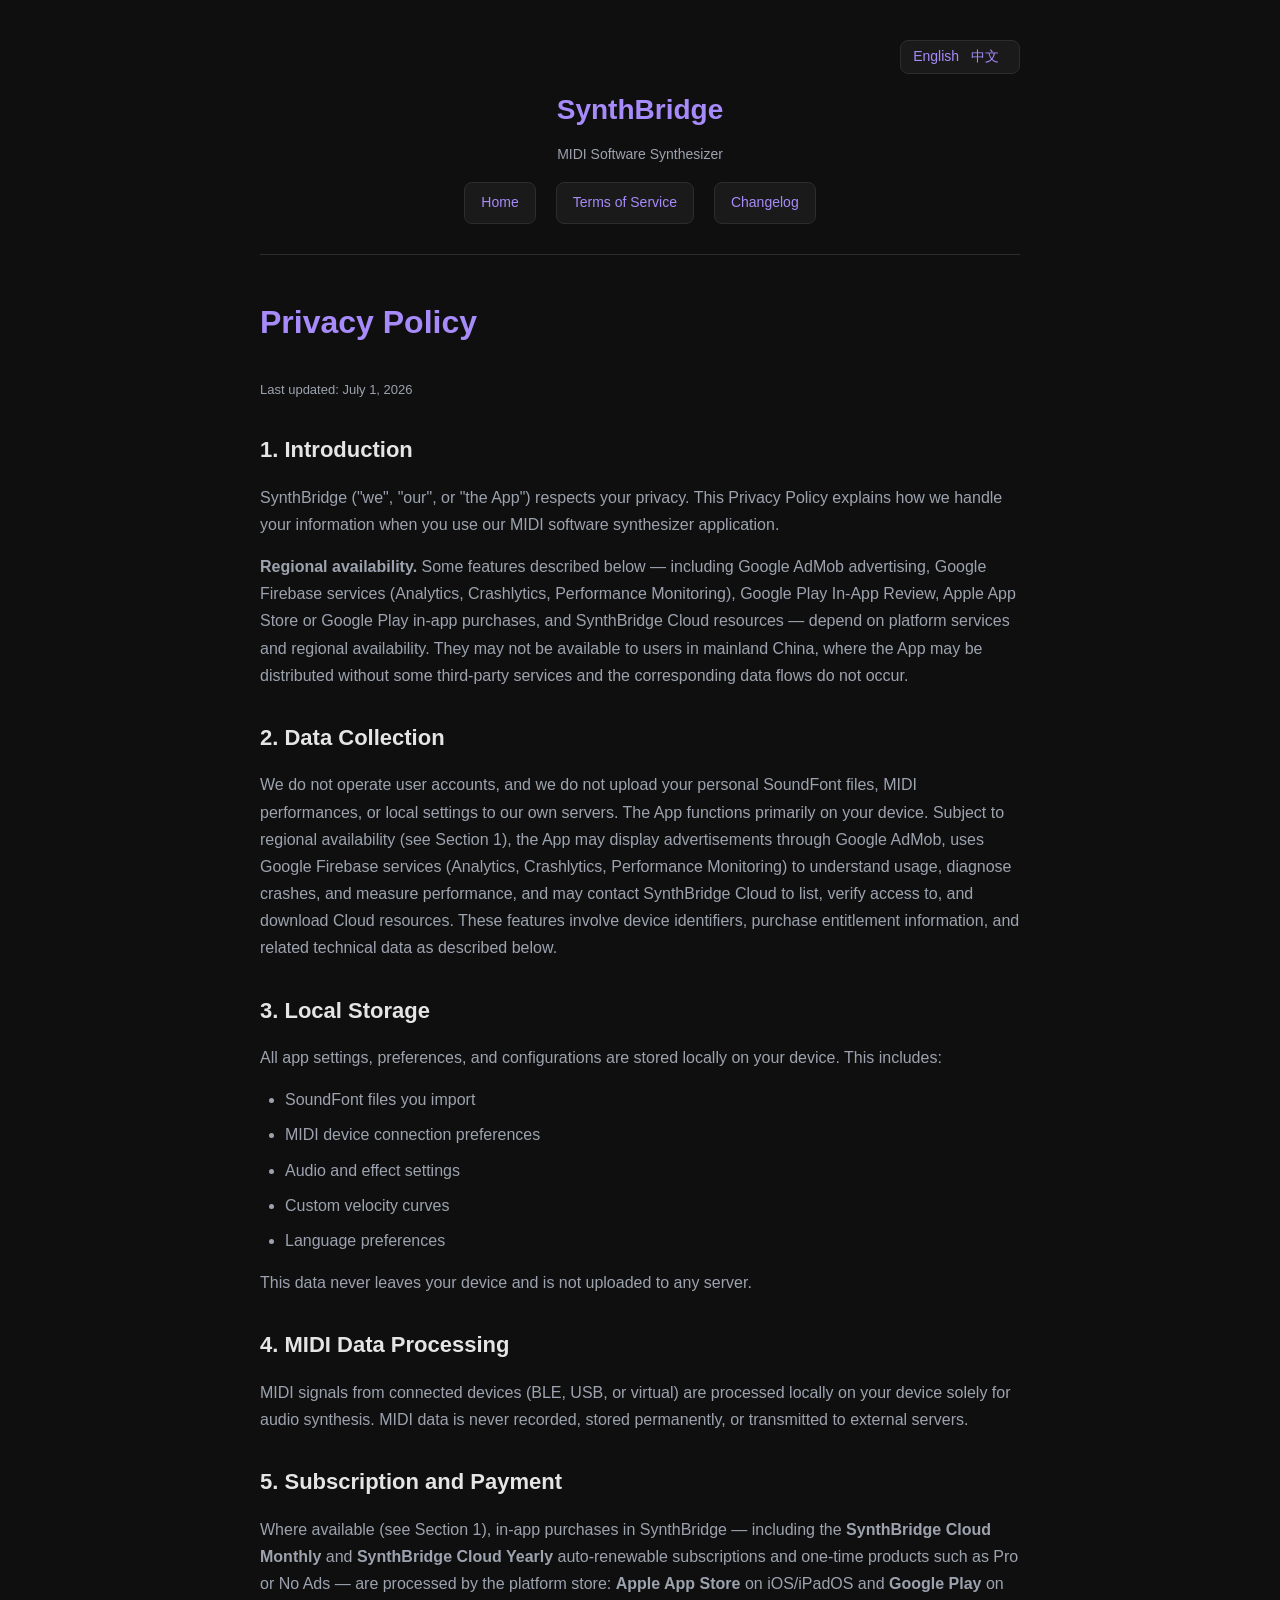
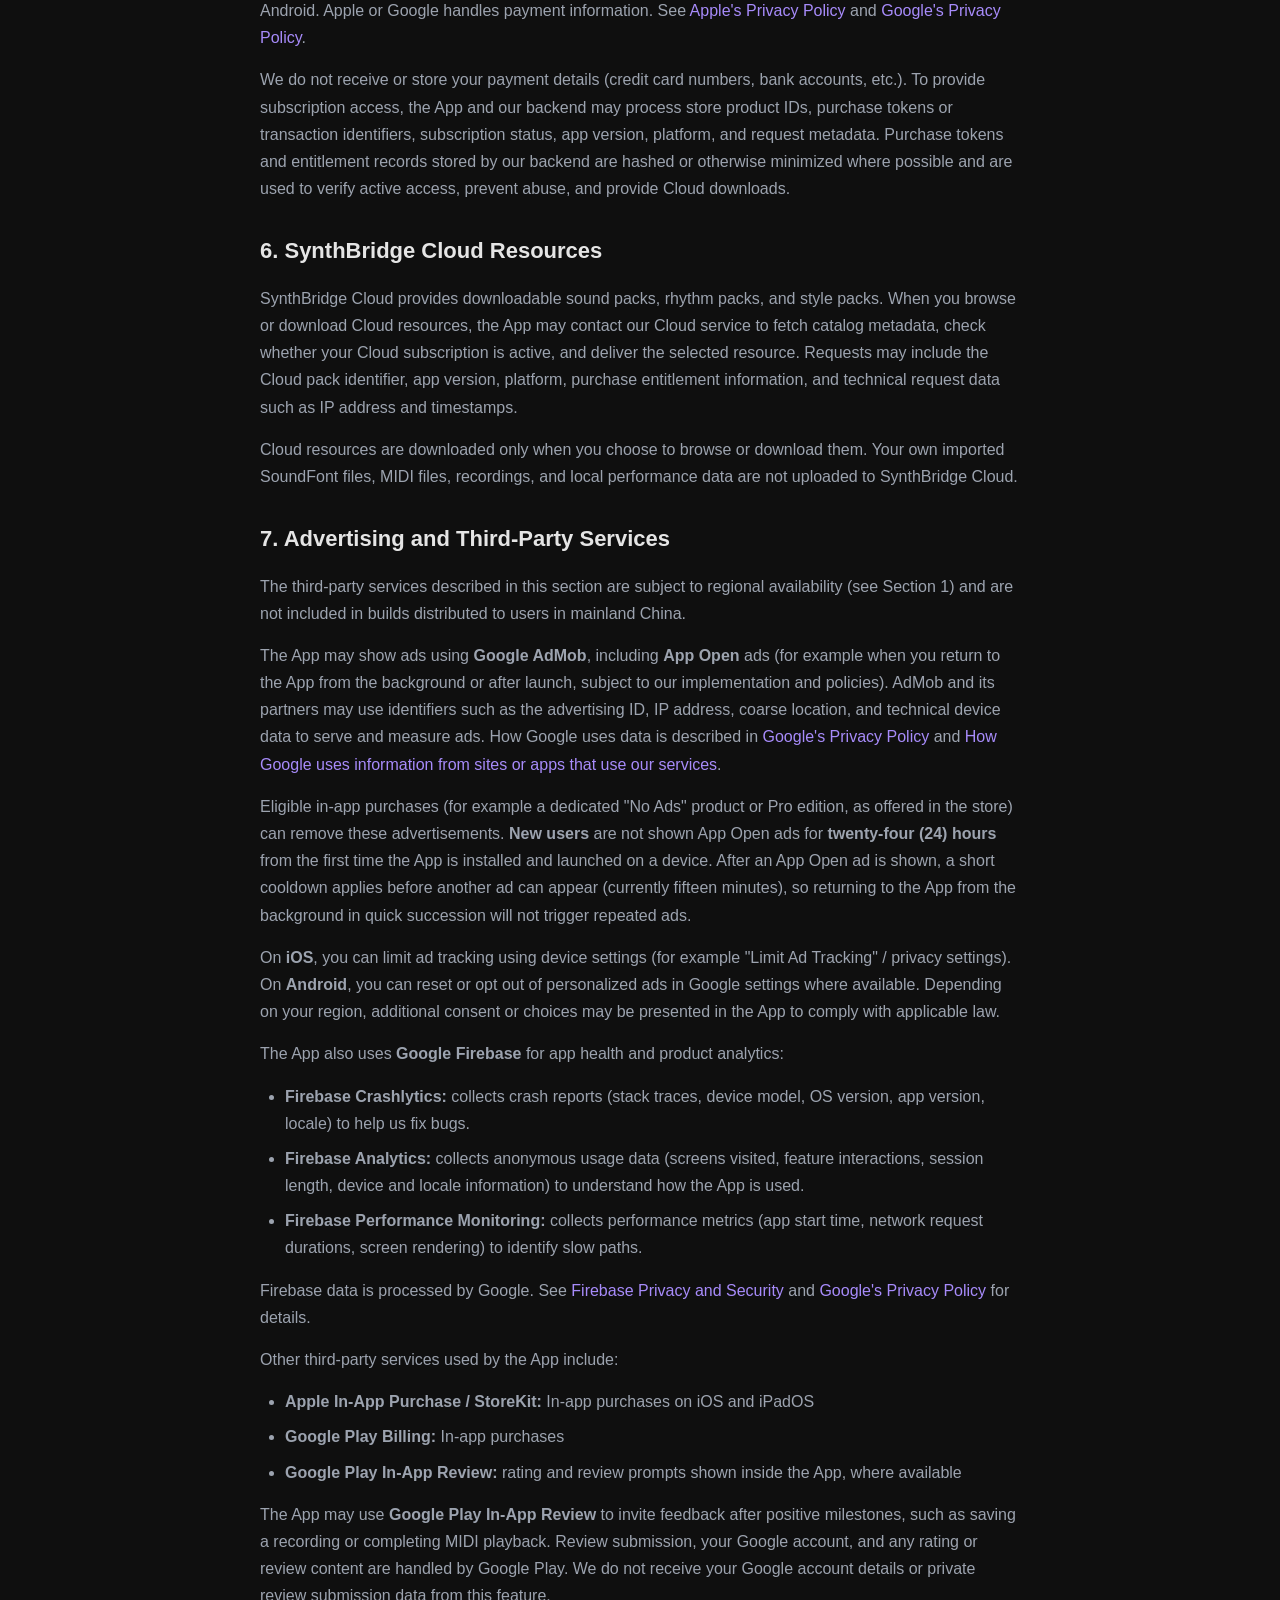
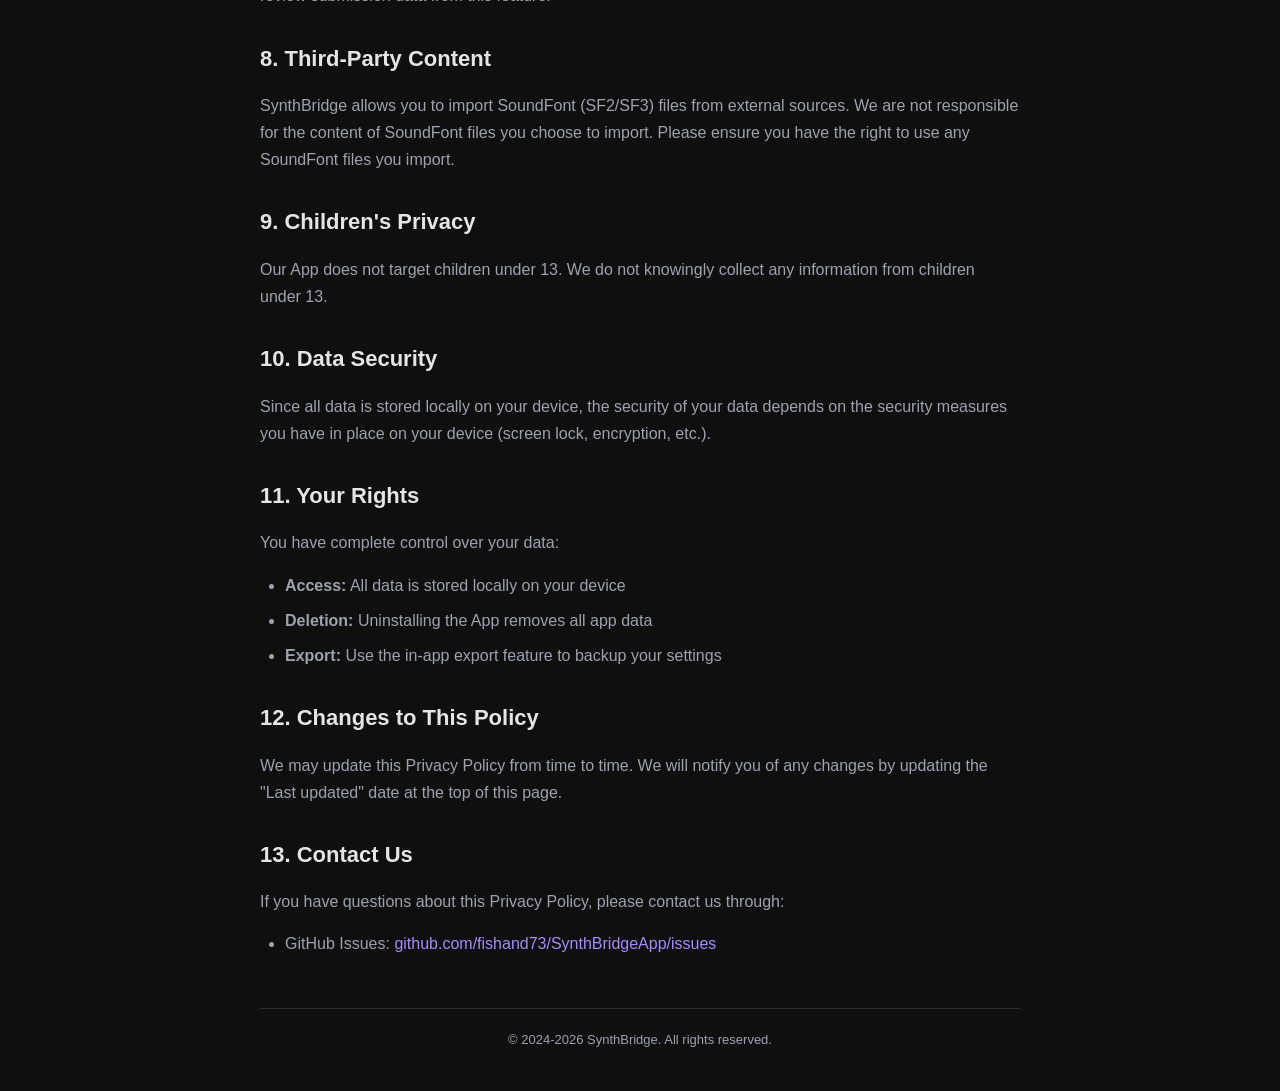
<file: docs/privacy.html>
<!DOCTYPE html>
<html lang="en">
<head>
  <meta charset="UTF-8">
  <meta name="viewport" content="width=device-width, initial-scale=1.0">
  <title>Privacy Policy - SynthBridge</title>
  <link rel="stylesheet" href="style.css">
</head>
<body>
  <div class="container">
    <header class="site-header">
      <div class="site-header-lang">
        <div class="language-switch">
          <span class="highlight">English</span>
          <a href="privacy-zh.html">中文</a>
        </div>
      </div>
      <div class="logo">SynthBridge</div>
      <div class="subtitle">MIDI Software Synthesizer</div>
      <nav class="nav-links">
        <a href="index.html">Home</a>
        <a href="terms.html">Terms of Service</a>
        <a href="changelog.html">Changelog</a>
      </nav>
    </header>

    <h1>Privacy Policy</h1>
    <p class="last-updated">Last updated: July 1, 2026</p>

    <h2>1. Introduction</h2>
    <p>SynthBridge ("we", "our", or "the App") respects your privacy. This Privacy Policy explains how we handle your information when you use our MIDI software synthesizer application.</p>
    <p><strong>Regional availability.</strong> Some features described below — including Google AdMob advertising, Google Firebase services (Analytics, Crashlytics, Performance Monitoring), Google Play In-App Review, Apple App Store or Google Play in-app purchases, and SynthBridge Cloud resources — depend on platform services and regional availability. They may not be available to users in mainland China, where the App may be distributed without some third-party services and the corresponding data flows do not occur.</p>

    <h2>2. Data Collection</h2>
    <p>We do not operate user accounts, and we do not upload your personal SoundFont files, MIDI performances, or local settings to our own servers. The App functions primarily on your device. Subject to regional availability (see Section 1), the App may display advertisements through Google AdMob, uses Google Firebase services (Analytics, Crashlytics, Performance Monitoring) to understand usage, diagnose crashes, and measure performance, and may contact SynthBridge Cloud to list, verify access to, and download Cloud resources. These features involve device identifiers, purchase entitlement information, and related technical data as described below.</p>

    <h2>3. Local Storage</h2>
    <p>All app settings, preferences, and configurations are stored locally on your device. This includes:</p>
    <ul>
      <li>SoundFont files you import</li>
      <li>MIDI device connection preferences</li>
      <li>Audio and effect settings</li>
      <li>Custom velocity curves</li>
      <li>Language preferences</li>
    </ul>
    <p>This data never leaves your device and is not uploaded to any server.</p>

    <h2>4. MIDI Data Processing</h2>
    <p>MIDI signals from connected devices (BLE, USB, or virtual) are processed locally on your device solely for audio synthesis. MIDI data is never recorded, stored permanently, or transmitted to external servers.</p>

    <h2>5. Subscription and Payment</h2>
    <p>Where available (see Section 1), in-app purchases in SynthBridge — including the <strong>SynthBridge Cloud Monthly</strong> and <strong>SynthBridge Cloud Yearly</strong> auto-renewable subscriptions and one-time products such as Pro or No Ads — are processed by the platform store: <strong>Apple App Store</strong> on iOS/iPadOS and <strong>Google Play</strong> on Android. Apple or Google handles payment information. See <a href="https://www.apple.com/legal/privacy/" target="_blank">Apple's Privacy Policy</a> and <a href="https://policies.google.com/privacy" target="_blank">Google's Privacy Policy</a>.</p>
    <p>We do not receive or store your payment details (credit card numbers, bank accounts, etc.). To provide subscription access, the App and our backend may process store product IDs, purchase tokens or transaction identifiers, subscription status, app version, platform, and request metadata. Purchase tokens and entitlement records stored by our backend are hashed or otherwise minimized where possible and are used to verify active access, prevent abuse, and provide Cloud downloads.</p>

    <h2>6. SynthBridge Cloud Resources</h2>
    <p>SynthBridge Cloud provides downloadable sound packs, rhythm packs, and style packs. When you browse or download Cloud resources, the App may contact our Cloud service to fetch catalog metadata, check whether your Cloud subscription is active, and deliver the selected resource. Requests may include the Cloud pack identifier, app version, platform, purchase entitlement information, and technical request data such as IP address and timestamps.</p>
    <p>Cloud resources are downloaded only when you choose to browse or download them. Your own imported SoundFont files, MIDI files, recordings, and local performance data are not uploaded to SynthBridge Cloud.</p>

    <h2>7. Advertising and Third-Party Services</h2>
    <p>The third-party services described in this section are subject to regional availability (see Section 1) and are not included in builds distributed to users in mainland China.</p>
    <p>The App may show ads using <strong>Google AdMob</strong>, including <strong>App Open</strong> ads (for example when you return to the App from the background or after launch, subject to our implementation and policies). AdMob and its partners may use identifiers such as the advertising ID, IP address, coarse location, and technical device data to serve and measure ads. How Google uses data is described in <a href="https://policies.google.com/privacy" target="_blank">Google's Privacy Policy</a> and <a href="https://policies.google.com/technologies/partner-sites" target="_blank">How Google uses information from sites or apps that use our services</a>.</p>
    <p>Eligible in-app purchases (for example a dedicated "No Ads" product or Pro edition, as offered in the store) can remove these advertisements. <strong>New users</strong> are not shown App Open ads for <strong>twenty-four (24) hours</strong> from the first time the App is installed and launched on a device. After an App Open ad is shown, a short cooldown applies before another ad can appear (currently fifteen minutes), so returning to the App from the background in quick succession will not trigger repeated ads.</p>
    <p>On <strong>iOS</strong>, you can limit ad tracking using device settings (for example "Limit Ad Tracking" / privacy settings). On <strong>Android</strong>, you can reset or opt out of personalized ads in Google settings where available. Depending on your region, additional consent or choices may be presented in the App to comply with applicable law.</p>
    <p>The App also uses <strong>Google Firebase</strong> for app health and product analytics:</p>
    <ul>
      <li><strong>Firebase Crashlytics:</strong> collects crash reports (stack traces, device model, OS version, app version, locale) to help us fix bugs.</li>
      <li><strong>Firebase Analytics:</strong> collects anonymous usage data (screens visited, feature interactions, session length, device and locale information) to understand how the App is used.</li>
      <li><strong>Firebase Performance Monitoring:</strong> collects performance metrics (app start time, network request durations, screen rendering) to identify slow paths.</li>
    </ul>
    <p>Firebase data is processed by Google. See <a href="https://firebase.google.com/support/privacy" target="_blank">Firebase Privacy and Security</a> and <a href="https://policies.google.com/privacy" target="_blank">Google's Privacy Policy</a> for details.</p>
    <p>Other third-party services used by the App include:</p>
    <ul>
      <li><strong>Apple In-App Purchase / StoreKit:</strong> In-app purchases on iOS and iPadOS</li>
      <li><strong>Google Play Billing:</strong> In-app purchases</li>
      <li><strong>Google Play In-App Review:</strong> rating and review prompts shown inside the App, where available</li>
    </ul>
    <p>The App may use <strong>Google Play In-App Review</strong> to invite feedback after positive milestones, such as saving a recording or completing MIDI playback. Review submission, your Google account, and any rating or review content are handled by Google Play. We do not receive your Google account details or private review submission data from this feature.</p>

    <h2>8. Third-Party Content</h2>
    <p>SynthBridge allows you to import SoundFont (SF2/SF3) files from external sources. We are not responsible for the content of SoundFont files you choose to import. Please ensure you have the right to use any SoundFont files you import.</p>

    <h2>9. Children's Privacy</h2>
    <p>Our App does not target children under 13. We do not knowingly collect any information from children under 13.</p>

    <h2>10. Data Security</h2>
    <p>Since all data is stored locally on your device, the security of your data depends on the security measures you have in place on your device (screen lock, encryption, etc.).</p>

    <h2>11. Your Rights</h2>
    <p>You have complete control over your data:</p>
    <ul>
      <li><strong>Access:</strong> All data is stored locally on your device</li>
      <li><strong>Deletion:</strong> Uninstalling the App removes all app data</li>
      <li><strong>Export:</strong> Use the in-app export feature to backup your settings</li>
    </ul>

    <h2>12. Changes to This Policy</h2>
    <p>We may update this Privacy Policy from time to time. We will notify you of any changes by updating the "Last updated" date at the top of this page.</p>

    <h2>13. Contact Us</h2>
    <p>If you have questions about this Privacy Policy, please contact us through:</p>
    <ul>
      <li>GitHub Issues: <a href="https://github.com/fishand73/SynthBridgeApp/issues" target="_blank">github.com/fishand73/SynthBridgeApp/issues</a></li>
    </ul>

    <footer>
      © 2024-2026 SynthBridge. All rights reserved.
    </footer>
  </div>
</body>
</html>
</file>
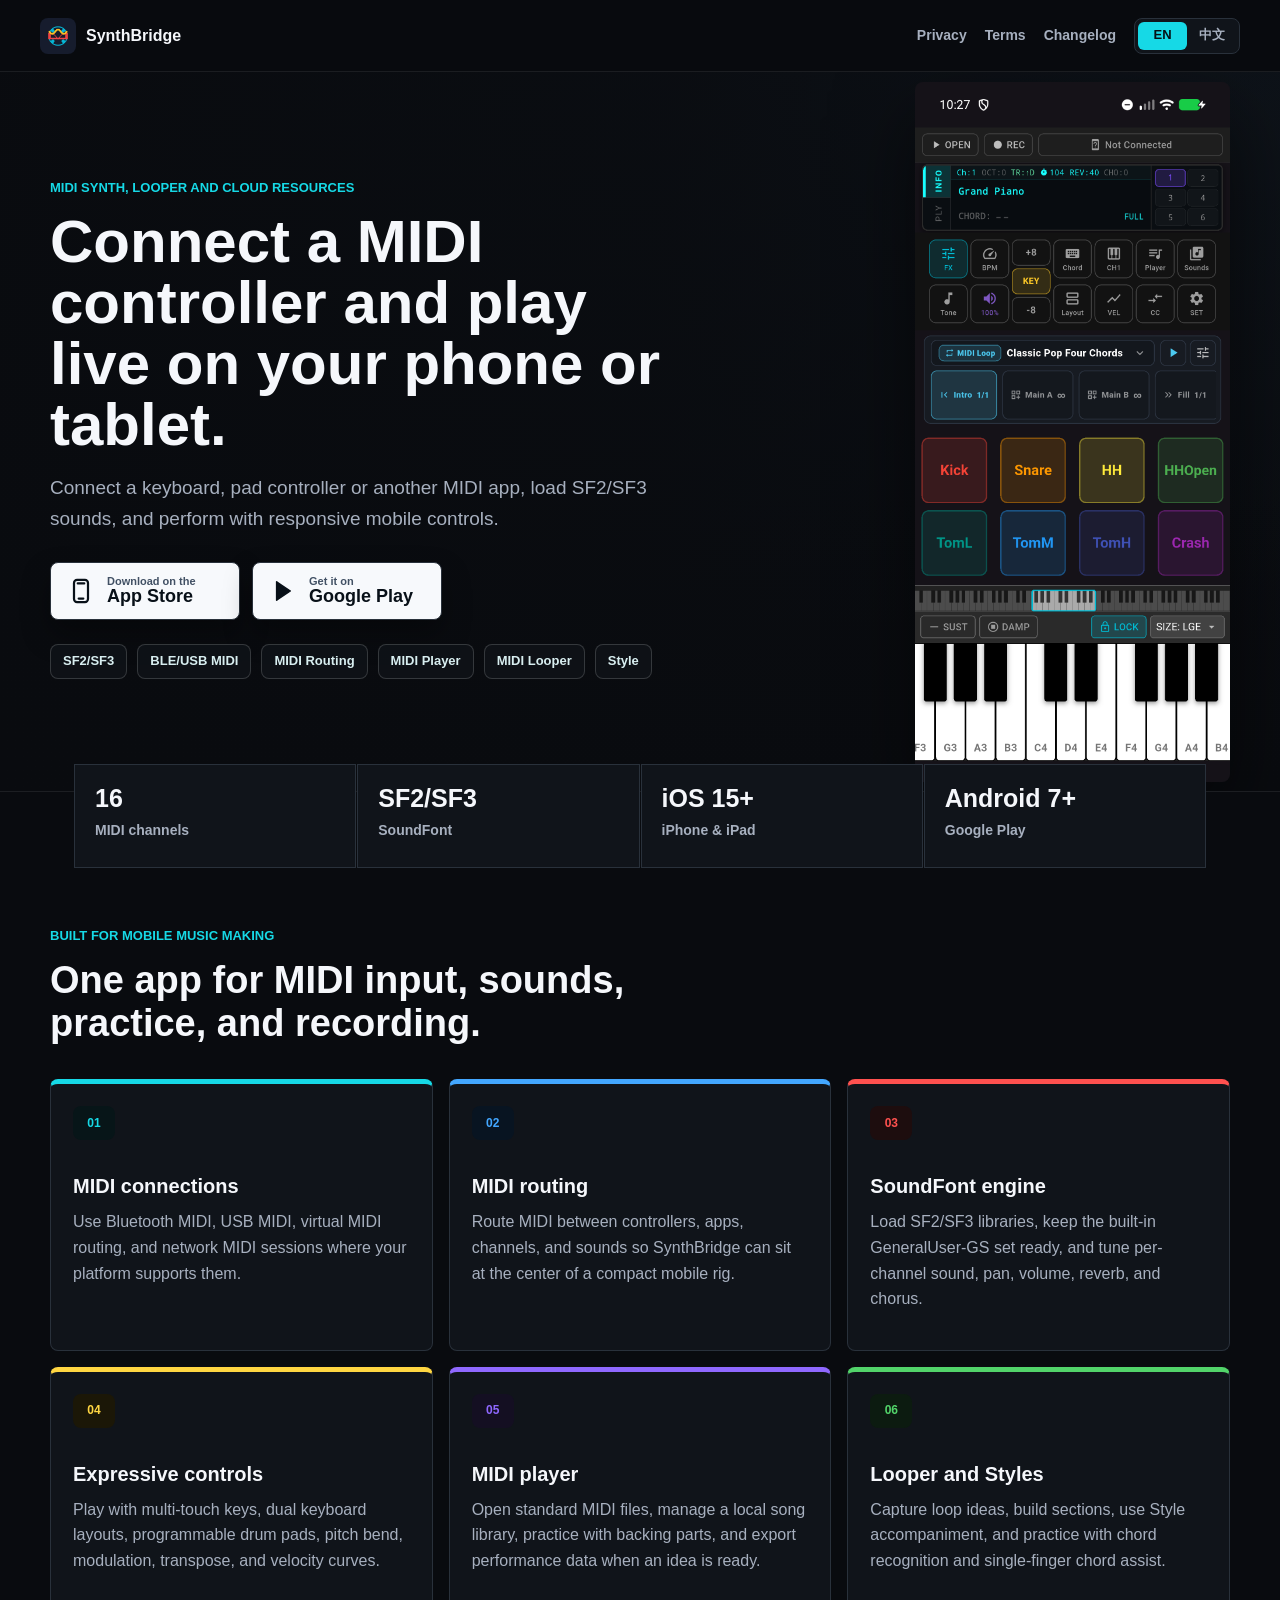
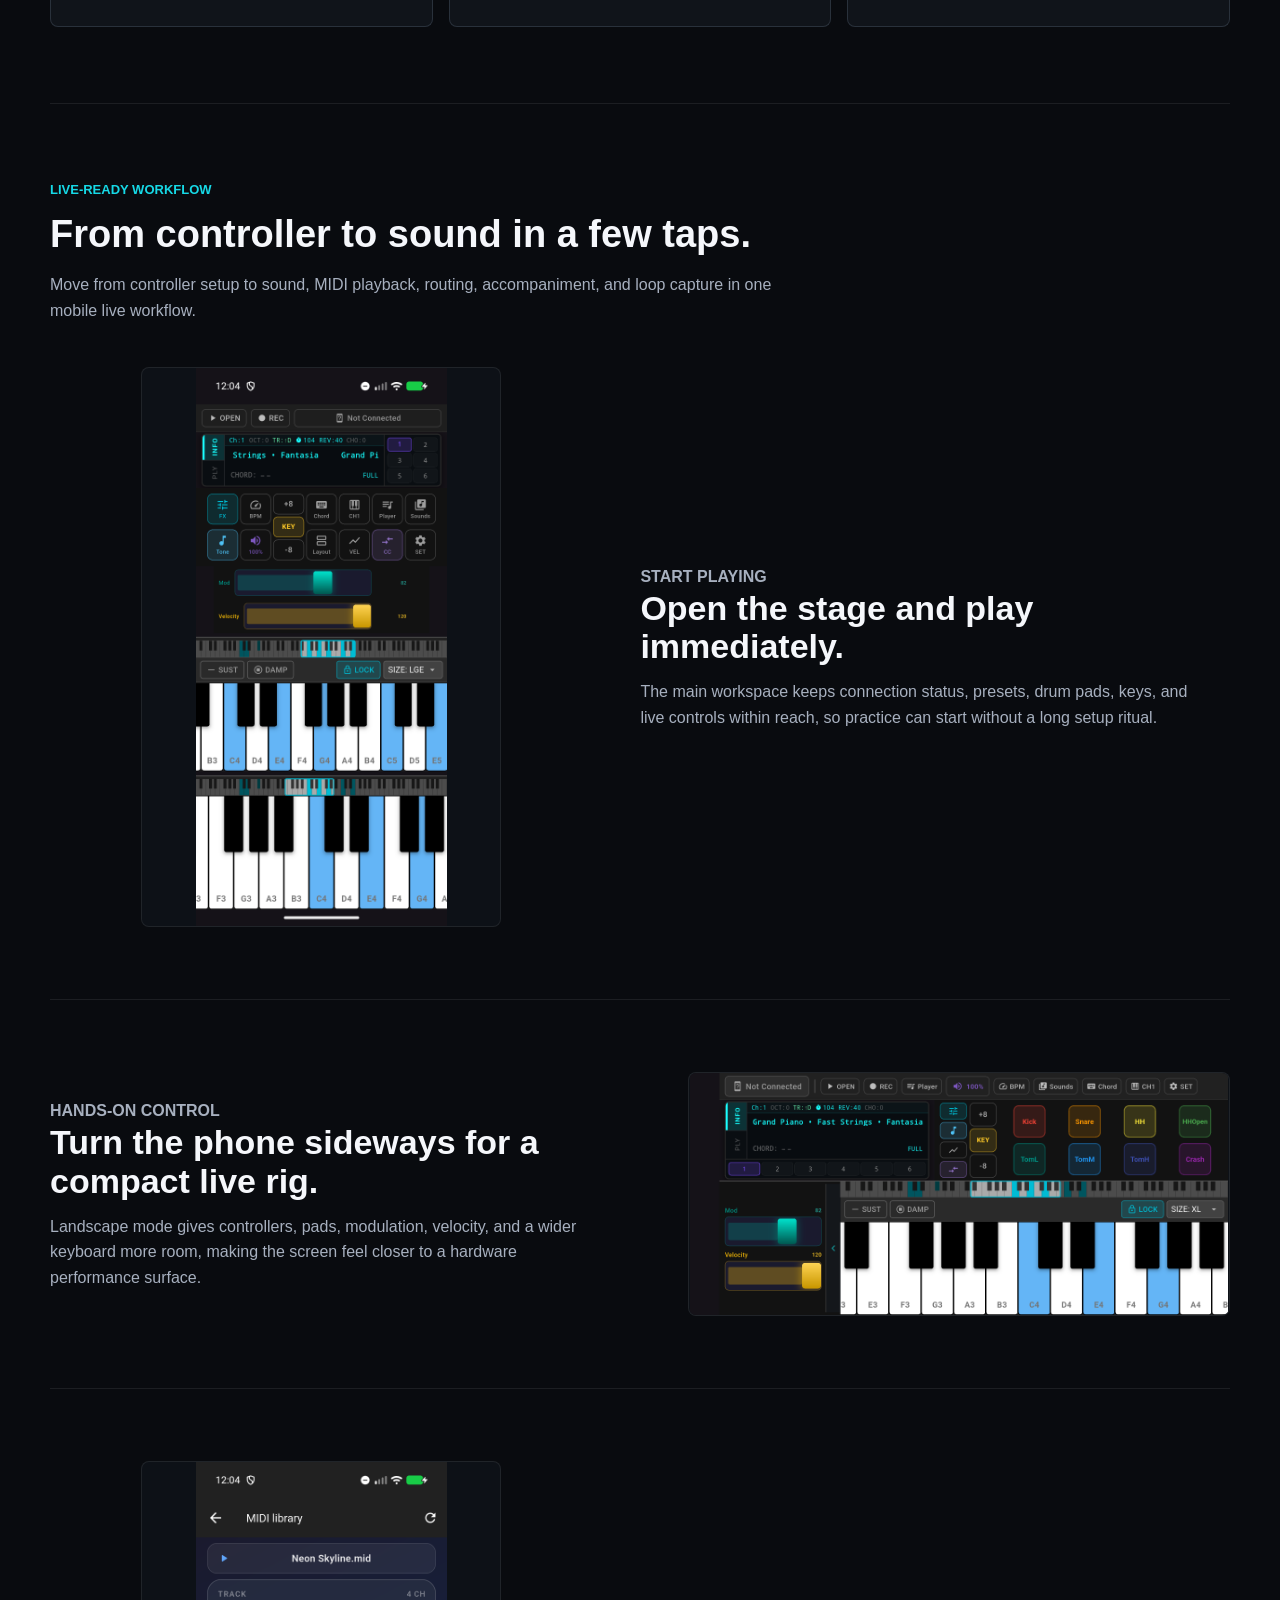
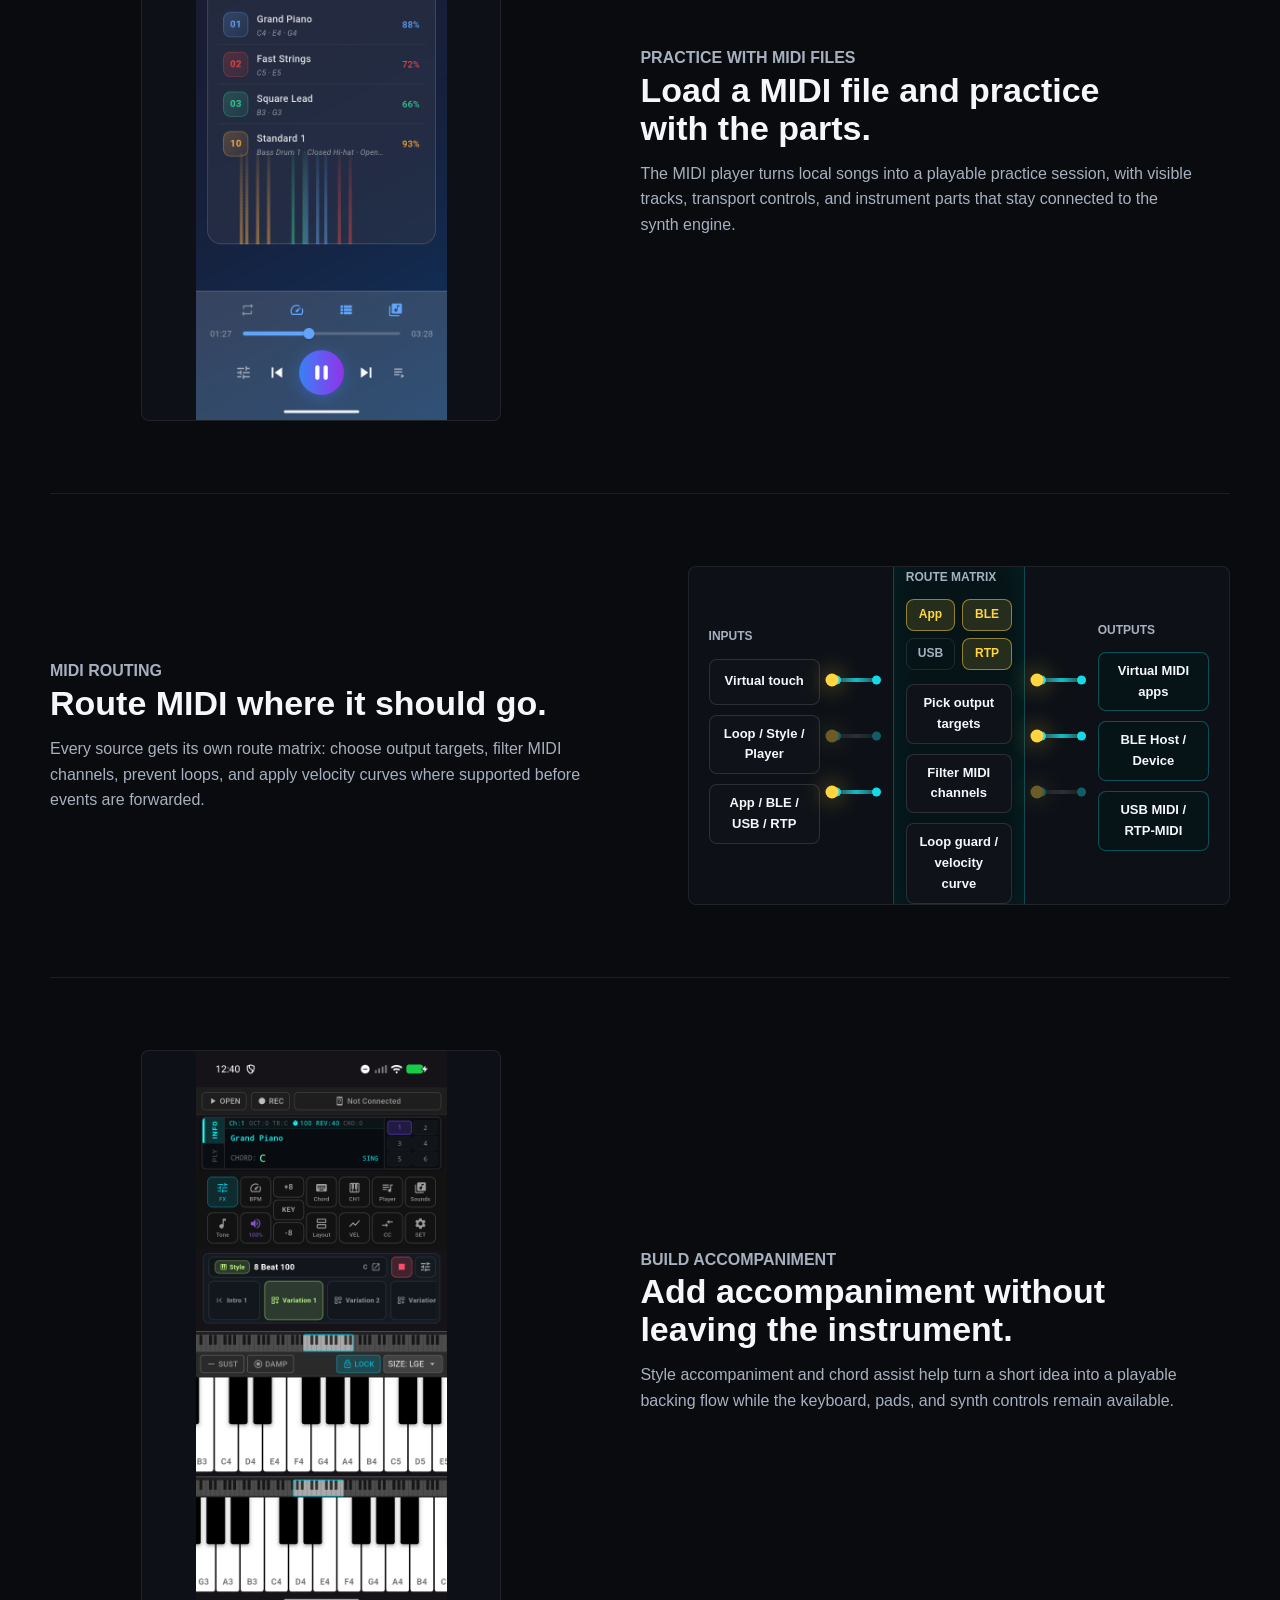
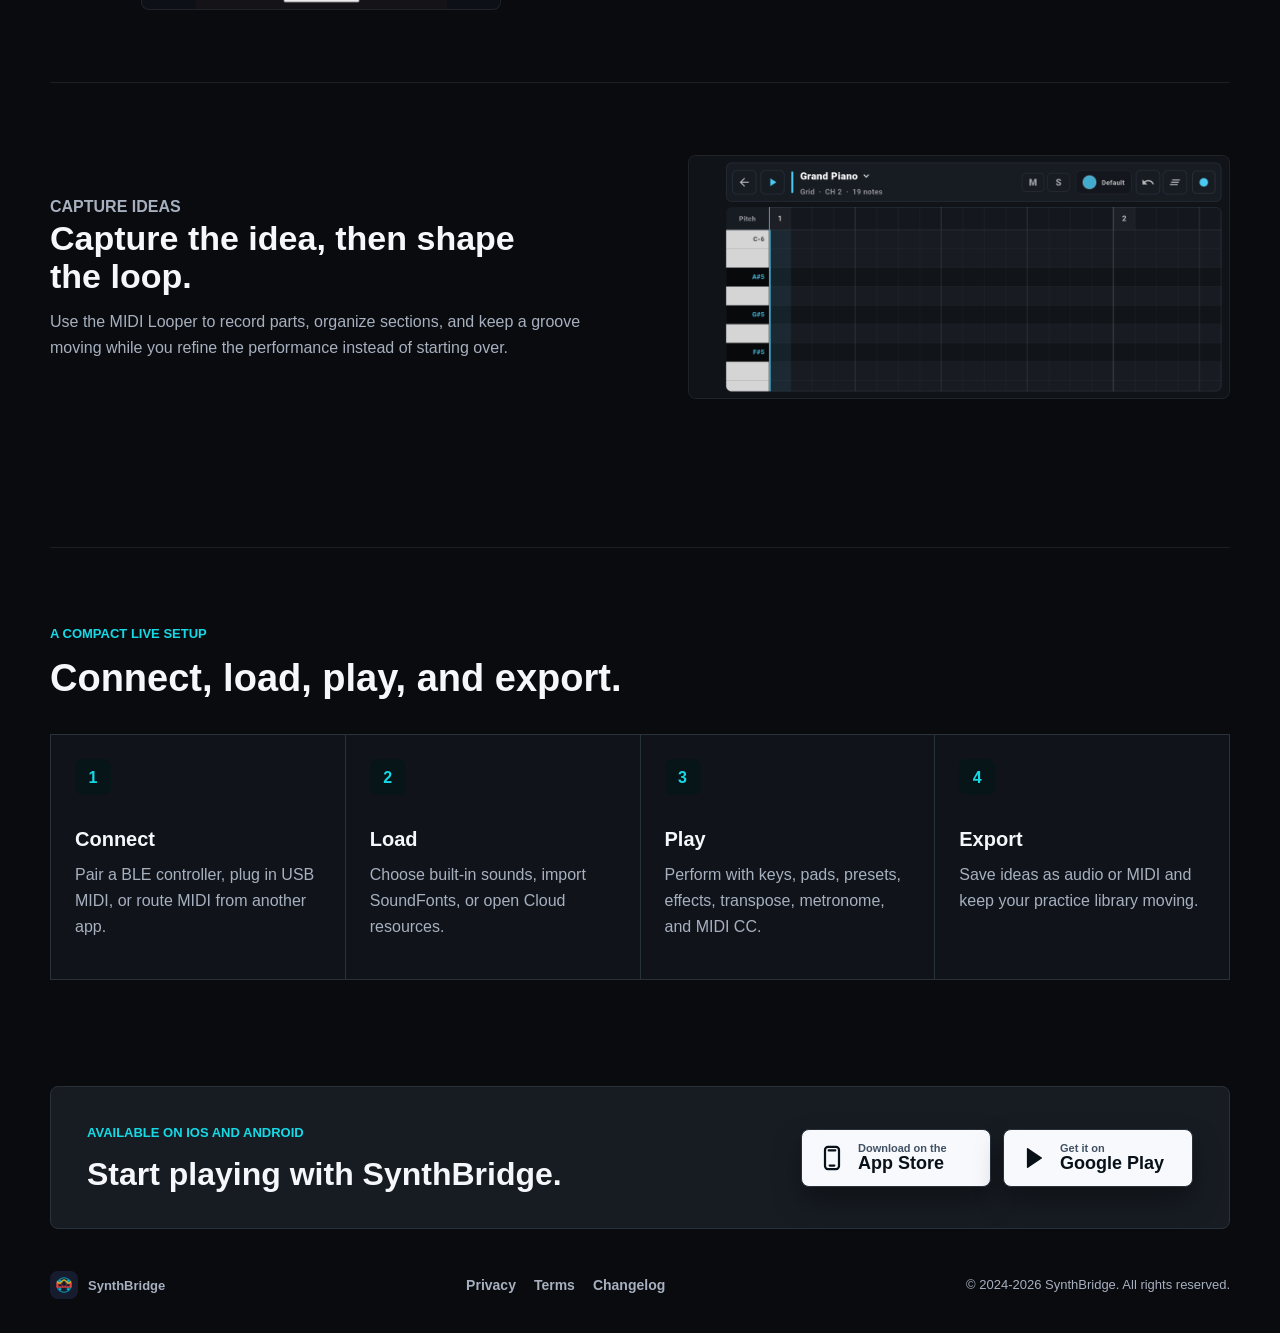
<file: docs/synthbridge.html>
<!DOCTYPE html>
<html lang="en">
<head>
  <meta charset="UTF-8">
  <meta name="viewport" content="width=device-width, initial-scale=1.0">
  <meta http-equiv="refresh" content="0; url=app/">
  <link rel="canonical" href="app/">
  <title>SynthBridge</title>
  <script>
    window.location.replace("app/" + window.location.search + window.location.hash);
  </script>
</head>
<body>
  <p><a href="app/">Open SynthBridge</a></p>
</body>
</html>
</file>
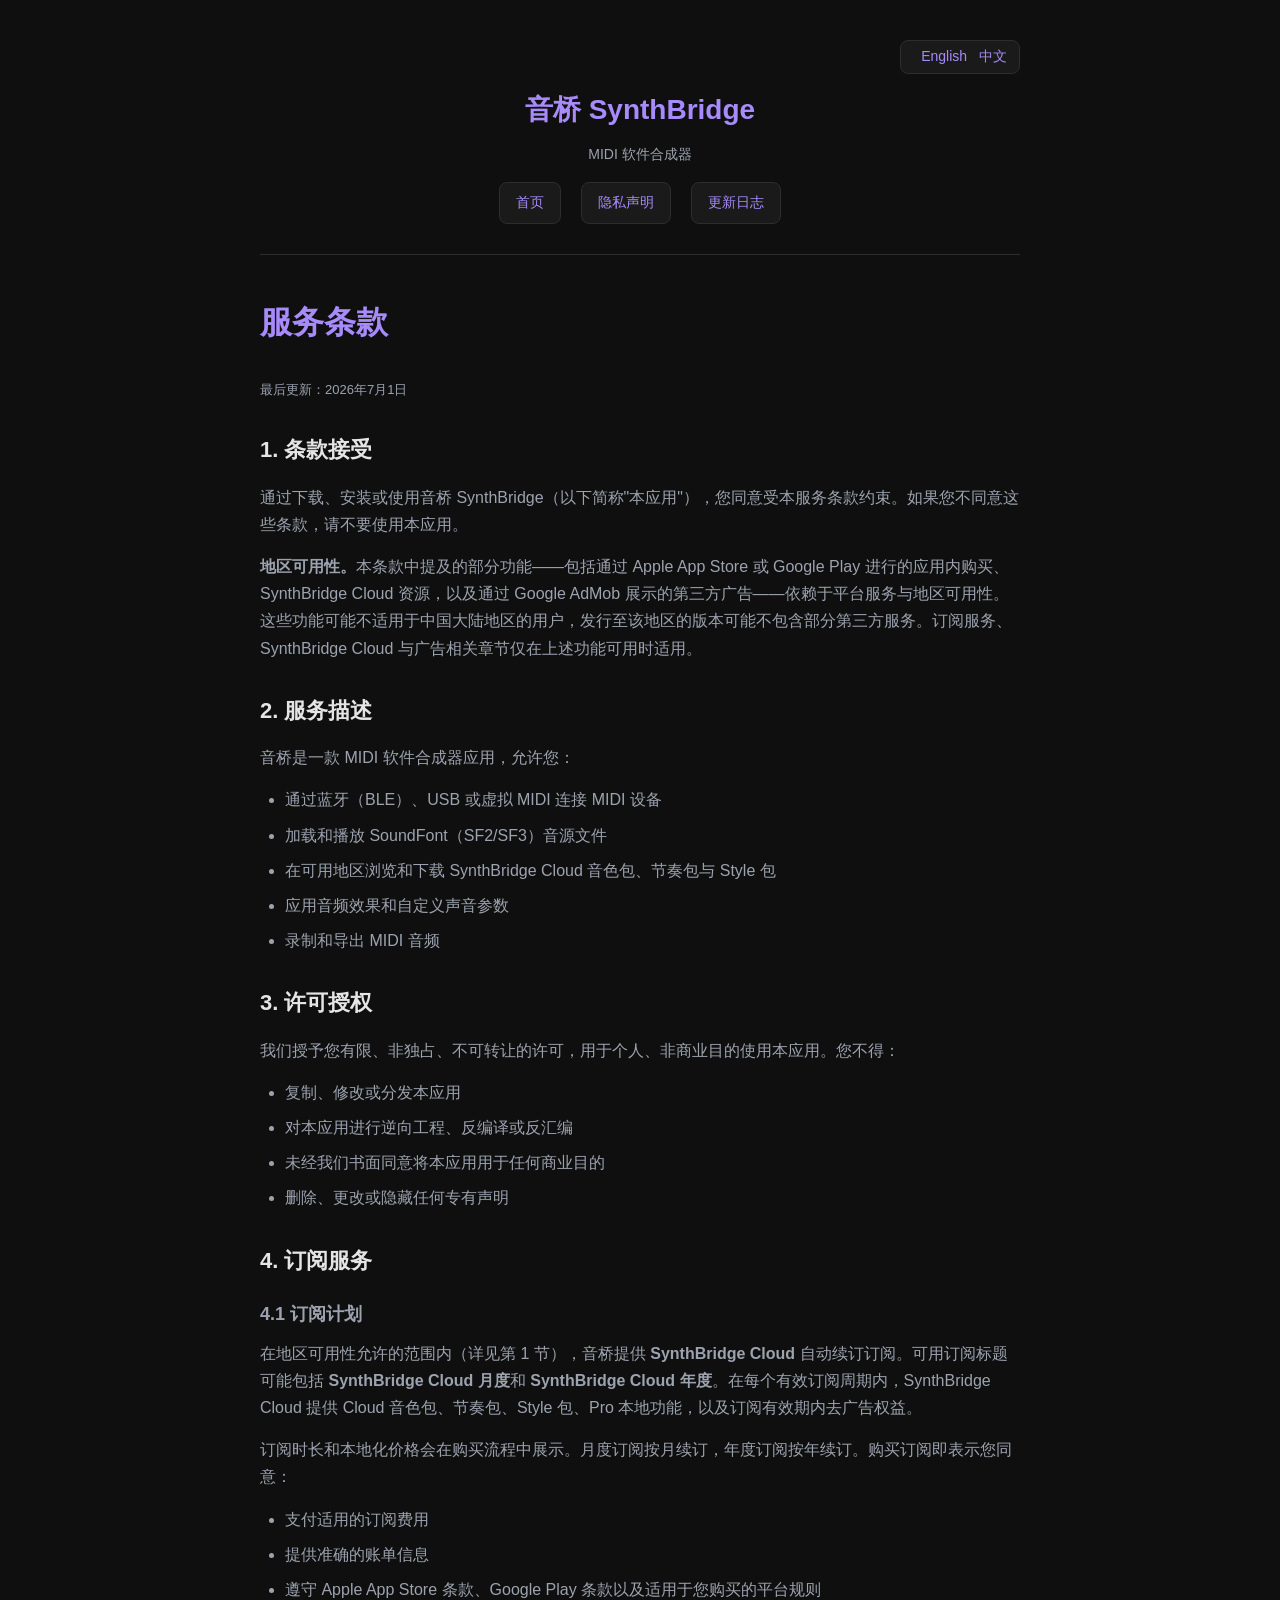
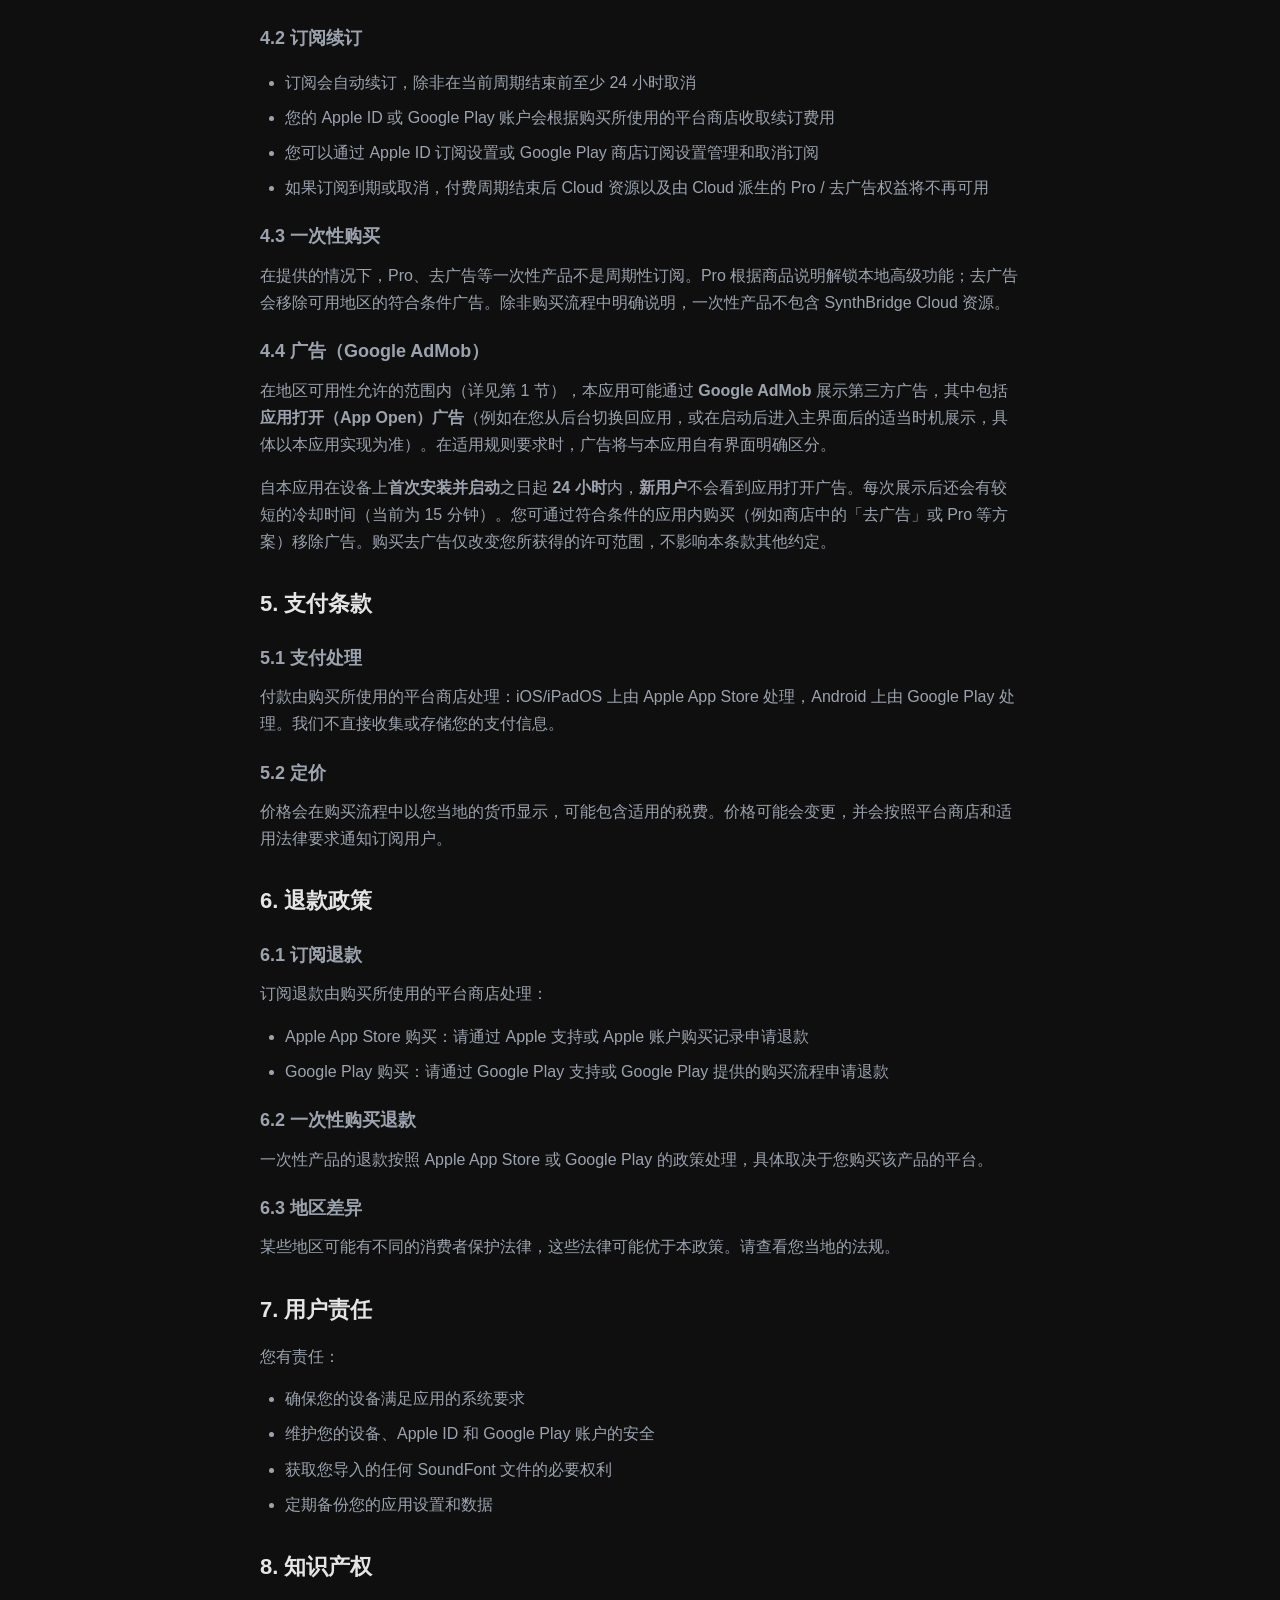
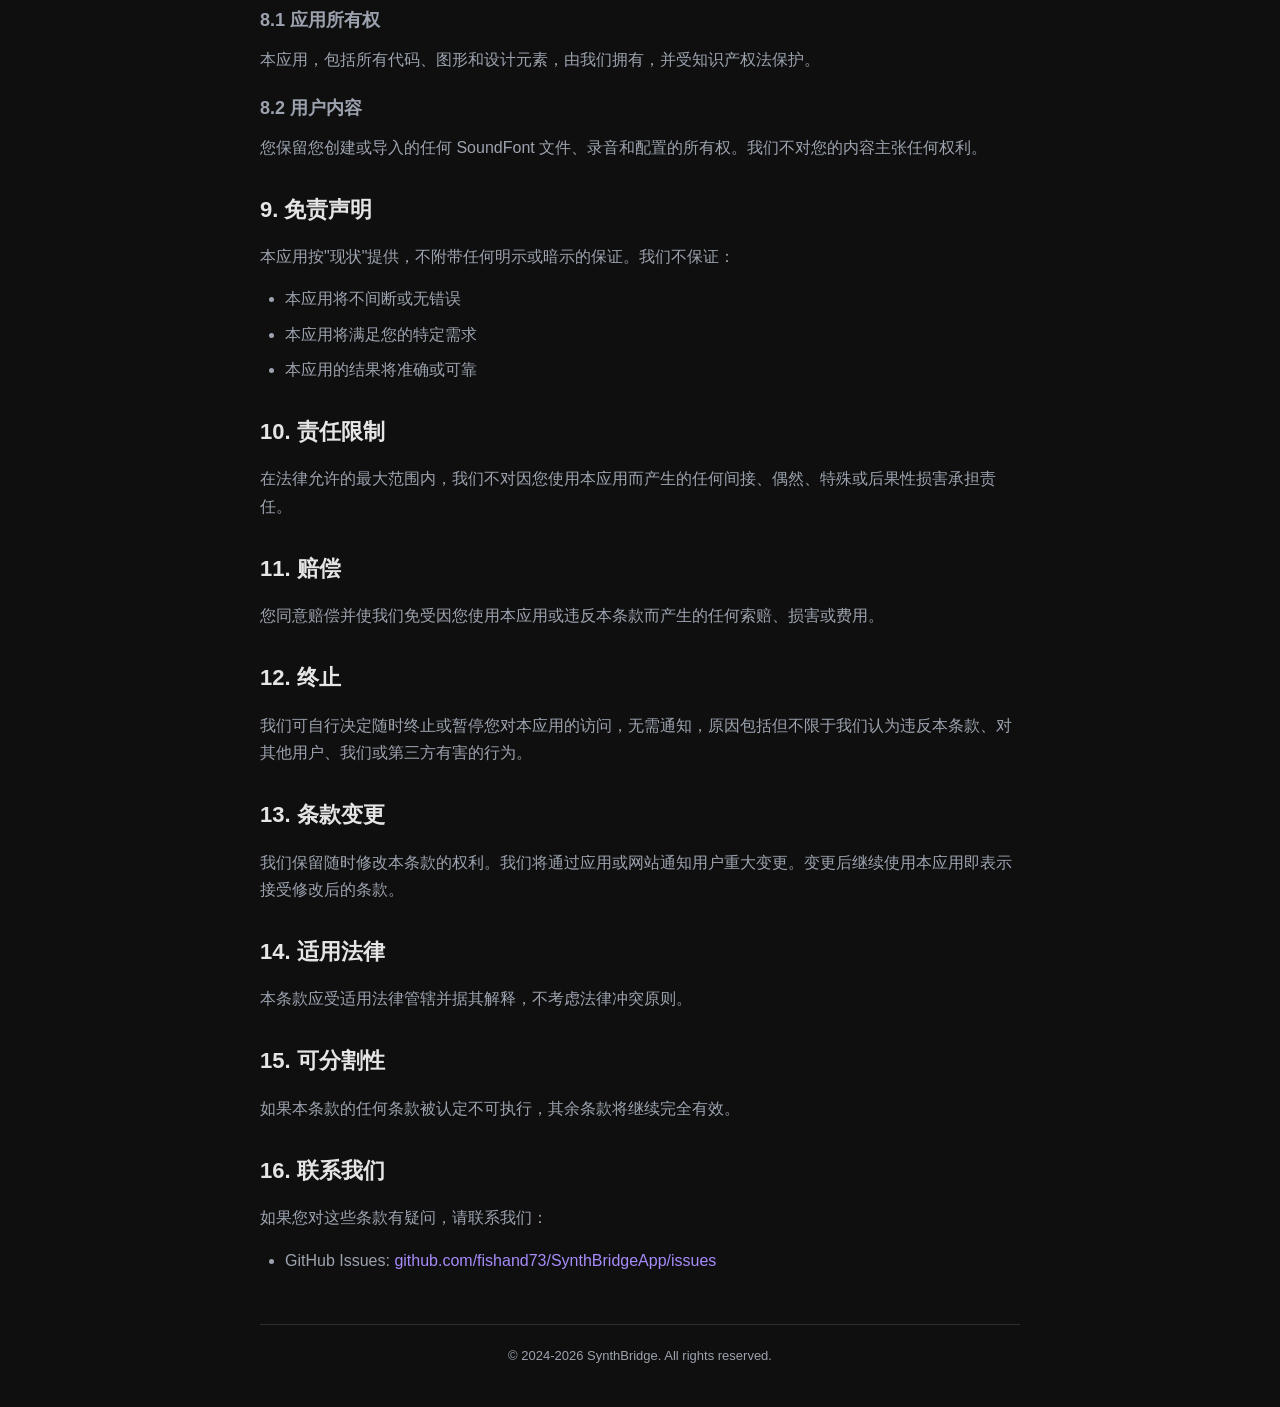
<file: docs/terms-zh.html>
<!DOCTYPE html>
<html lang="zh">
<head>
  <meta charset="UTF-8">
  <meta name="viewport" content="width=device-width, initial-scale=1.0">
  <title>服务条款 - 音桥 SynthBridge</title>
  <link rel="stylesheet" href="style.css">
</head>
<body>
  <div class="container">
    <header class="site-header">
      <div class="site-header-lang">
        <div class="language-switch">
          <a href="terms.html">English</a>
          <span class="highlight">中文</span>
        </div>
      </div>
      <div class="logo">音桥 SynthBridge</div>
      <div class="subtitle">MIDI 软件合成器</div>
      <nav class="nav-links">
        <a href="index-zh.html">首页</a>
        <a href="privacy-zh.html">隐私声明</a>
        <a href="changelog-zh.html">更新日志</a>
      </nav>
    </header>

    <h1>服务条款</h1>
    <p class="last-updated">最后更新：2026年7月1日</p>

    <h2>1. 条款接受</h2>
    <p>通过下载、安装或使用音桥 SynthBridge（以下简称"本应用"），您同意受本服务条款约束。如果您不同意这些条款，请不要使用本应用。</p>
    <p><strong>地区可用性。</strong>本条款中提及的部分功能——包括通过 Apple App Store 或 Google Play 进行的应用内购买、SynthBridge Cloud 资源，以及通过 Google AdMob 展示的第三方广告——依赖于平台服务与地区可用性。这些功能可能不适用于中国大陆地区的用户，发行至该地区的版本可能不包含部分第三方服务。订阅服务、SynthBridge Cloud 与广告相关章节仅在上述功能可用时适用。</p>

    <h2>2. 服务描述</h2>
    <p>音桥是一款 MIDI 软件合成器应用，允许您：</p>
    <ul>
      <li>通过蓝牙（BLE）、USB 或虚拟 MIDI 连接 MIDI 设备</li>
      <li>加载和播放 SoundFont（SF2/SF3）音源文件</li>
      <li>在可用地区浏览和下载 SynthBridge Cloud 音色包、节奏包与 Style 包</li>
      <li>应用音频效果和自定义声音参数</li>
      <li>录制和导出 MIDI 音频</li>
    </ul>

    <h2>3. 许可授权</h2>
    <p>我们授予您有限、非独占、不可转让的许可，用于个人、非商业目的使用本应用。您不得：</p>
    <ul>
      <li>复制、修改或分发本应用</li>
      <li>对本应用进行逆向工程、反编译或反汇编</li>
      <li>未经我们书面同意将本应用用于任何商业目的</li>
      <li>删除、更改或隐藏任何专有声明</li>
    </ul>

    <h2>4. 订阅服务</h2>
    <h3>4.1 订阅计划</h3>
    <p>在地区可用性允许的范围内（详见第 1 节），音桥提供 <strong>SynthBridge Cloud</strong> 自动续订订阅。可用订阅标题可能包括 <strong>SynthBridge Cloud 月度</strong>和 <strong>SynthBridge Cloud 年度</strong>。在每个有效订阅周期内，SynthBridge Cloud 提供 Cloud 音色包、节奏包、Style 包、Pro 本地功能，以及订阅有效期内去广告权益。</p>
    <p>订阅时长和本地化价格会在购买流程中展示。月度订阅按月续订，年度订阅按年续订。购买订阅即表示您同意：</p>
    <ul>
      <li>支付适用的订阅费用</li>
      <li>提供准确的账单信息</li>
      <li>遵守 Apple App Store 条款、Google Play 条款以及适用于您购买的平台规则</li>
    </ul>

    <h3>4.2 订阅续订</h3>
    <ul>
      <li>订阅会自动续订，除非在当前周期结束前至少 24 小时取消</li>
      <li>您的 Apple ID 或 Google Play 账户会根据购买所使用的平台商店收取续订费用</li>
      <li>您可以通过 Apple ID 订阅设置或 Google Play 商店订阅设置管理和取消订阅</li>
      <li>如果订阅到期或取消，付费周期结束后 Cloud 资源以及由 Cloud 派生的 Pro / 去广告权益将不再可用</li>
    </ul>

    <h3>4.3 一次性购买</h3>
    <p>在提供的情况下，Pro、去广告等一次性产品不是周期性订阅。Pro 根据商品说明解锁本地高级功能；去广告会移除可用地区的符合条件广告。除非购买流程中明确说明，一次性产品不包含 SynthBridge Cloud 资源。</p>

    <h3>4.4 广告（Google AdMob）</h3>
    <p>在地区可用性允许的范围内（详见第 1 节），本应用可能通过 <strong>Google AdMob</strong> 展示第三方广告，其中包括 <strong>应用打开（App Open）广告</strong>（例如在您从后台切换回应用，或在启动后进入主界面后的适当时机展示，具体以本应用实现为准）。在适用规则要求时，广告将与本应用自有界面明确区分。</p>
    <p>自本应用在设备上<strong>首次安装并启动</strong>之日起 <strong>24 小时</strong>内，<strong>新用户</strong>不会看到应用打开广告。每次展示后还会有较短的冷却时间（当前为 15 分钟）。您可通过符合条件的应用内购买（例如商店中的「去广告」或 Pro 等方案）移除广告。购买去广告仅改变您所获得的许可范围，不影响本条款其他约定。</p>

    <h2>5. 支付条款</h2>
    <h3>5.1 支付处理</h3>
    <p>付款由购买所使用的平台商店处理：iOS/iPadOS 上由 Apple App Store 处理，Android 上由 Google Play 处理。我们不直接收集或存储您的支付信息。</p>

    <h3>5.2 定价</h3>
    <p>价格会在购买流程中以您当地的货币显示，可能包含适用的税费。价格可能会变更，并会按照平台商店和适用法律要求通知订阅用户。</p>

    <h2>6. 退款政策</h2>
    <h3>6.1 订阅退款</h3>
    <p>订阅退款由购买所使用的平台商店处理：</p>
    <ul>
      <li>Apple App Store 购买：请通过 Apple 支持或 Apple 账户购买记录申请退款</li>
      <li>Google Play 购买：请通过 Google Play 支持或 Google Play 提供的购买流程申请退款</li>
    </ul>

    <h3>6.2 一次性购买退款</h3>
    <p>一次性产品的退款按照 Apple App Store 或 Google Play 的政策处理，具体取决于您购买该产品的平台。</p>

    <h3>6.3 地区差异</h3>
    <p>某些地区可能有不同的消费者保护法律，这些法律可能优于本政策。请查看您当地的法规。</p>

    <h2>7. 用户责任</h2>
    <p>您有责任：</p>
    <ul>
      <li>确保您的设备满足应用的系统要求</li>
      <li>维护您的设备、Apple ID 和 Google Play 账户的安全</li>
      <li>获取您导入的任何 SoundFont 文件的必要权利</li>
      <li>定期备份您的应用设置和数据</li>
    </ul>

    <h2>8. 知识产权</h2>
    <h3>8.1 应用所有权</h3>
    <p>本应用，包括所有代码、图形和设计元素，由我们拥有，并受知识产权法保护。</p>

    <h3>8.2 用户内容</h3>
    <p>您保留您创建或导入的任何 SoundFont 文件、录音和配置的所有权。我们不对您的内容主张任何权利。</p>

    <h2>9. 免责声明</h2>
    <p>本应用按"现状"提供，不附带任何明示或暗示的保证。我们不保证：</p>
    <ul>
      <li>本应用将不间断或无错误</li>
      <li>本应用将满足您的特定需求</li>
      <li>本应用的结果将准确或可靠</li>
    </ul>

    <h2>10. 责任限制</h2>
    <p>在法律允许的最大范围内，我们不对因您使用本应用而产生的任何间接、偶然、特殊或后果性损害承担责任。</p>

    <h2>11. 赔偿</h2>
    <p>您同意赔偿并使我们免受因您使用本应用或违反本条款而产生的任何索赔、损害或费用。</p>

    <h2>12. 终止</h2>
    <p>我们可自行决定随时终止或暂停您对本应用的访问，无需通知，原因包括但不限于我们认为违反本条款、对其他用户、我们或第三方有害的行为。</p>

    <h2>13. 条款变更</h2>
    <p>我们保留随时修改本条款的权利。我们将通过应用或网站通知用户重大变更。变更后继续使用本应用即表示接受修改后的条款。</p>

    <h2>14. 适用法律</h2>
    <p>本条款应受适用法律管辖并据其解释，不考虑法律冲突原则。</p>

    <h2>15. 可分割性</h2>
    <p>如果本条款的任何条款被认定不可执行，其余条款将继续完全有效。</p>

    <h2>16. 联系我们</h2>
    <p>如果您对这些条款有疑问，请联系我们：</p>
    <ul>
      <li>GitHub Issues: <a href="https://github.com/fishand73/SynthBridgeApp/issues" target="_blank">github.com/fishand73/SynthBridgeApp/issues</a></li>
    </ul>

    <footer>
      © 2024-2026 SynthBridge. All rights reserved.
    </footer>
  </div>
</body>
</html>
</file>
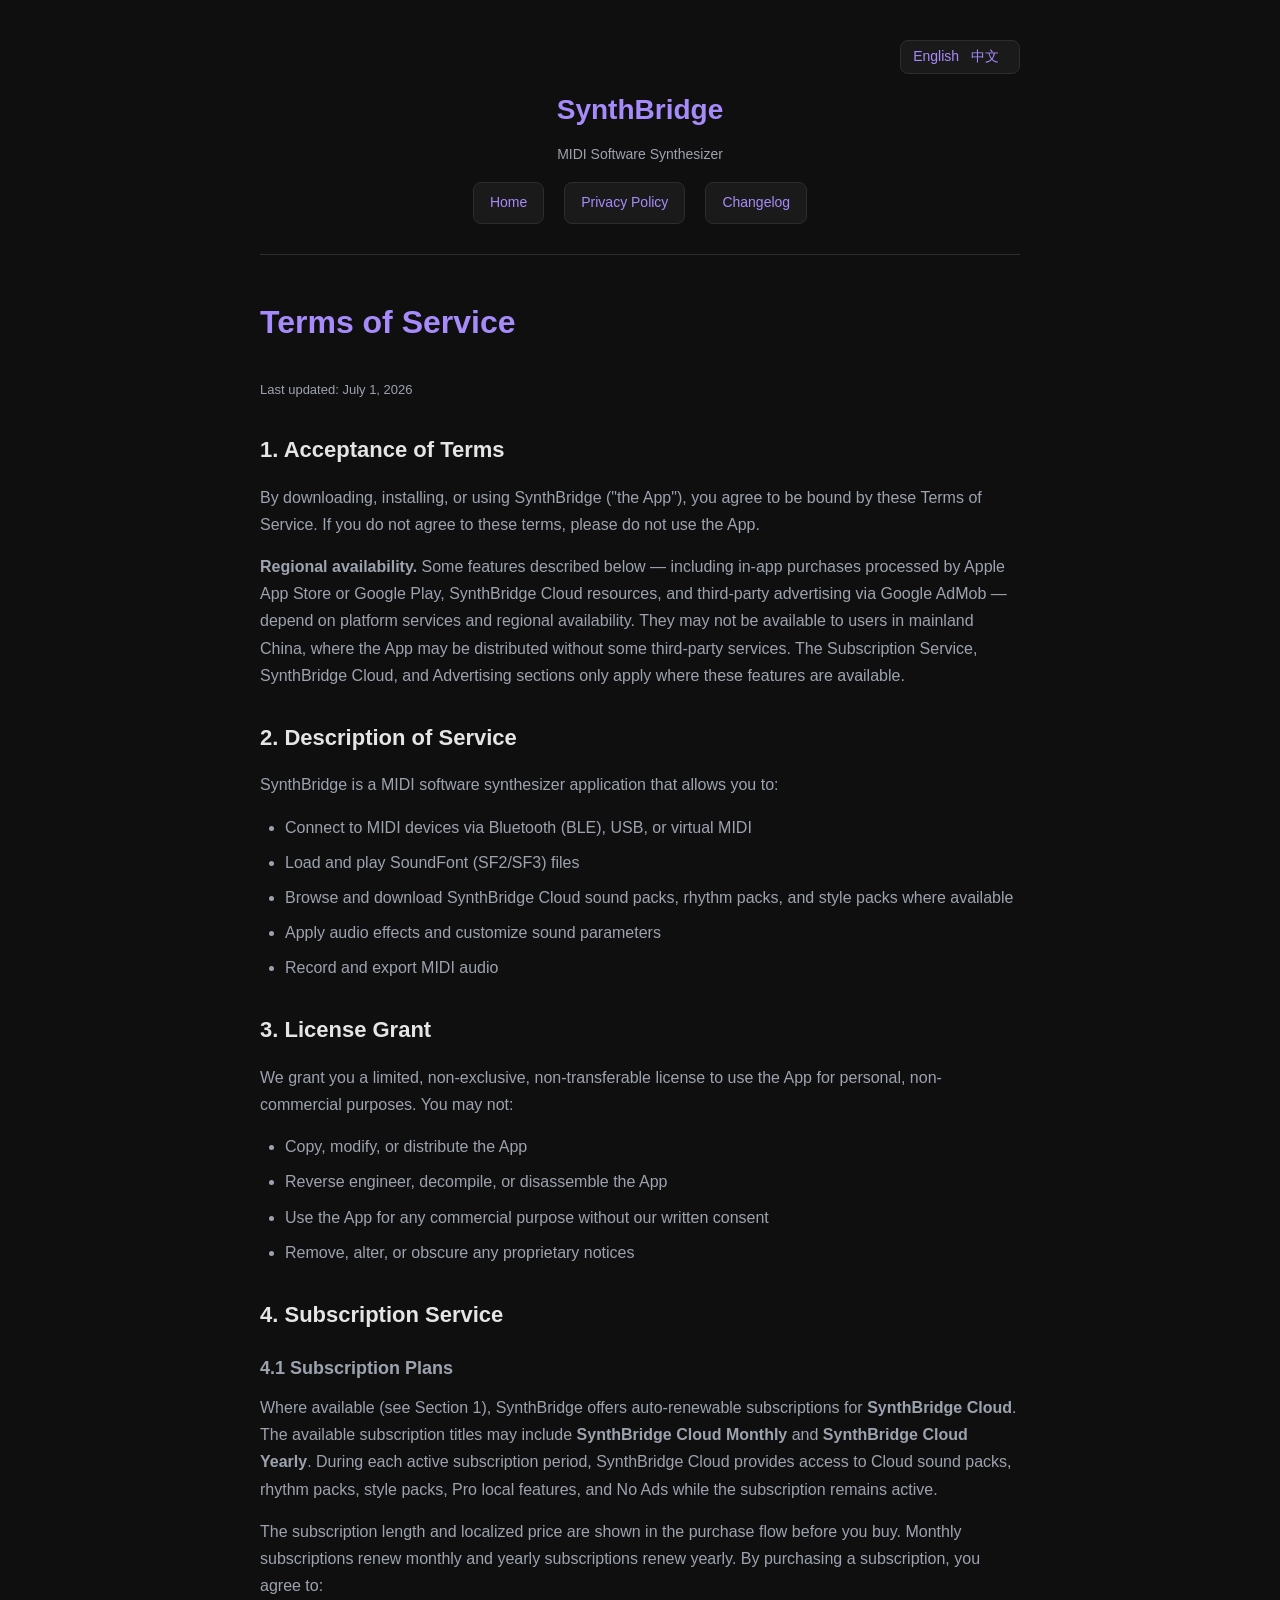
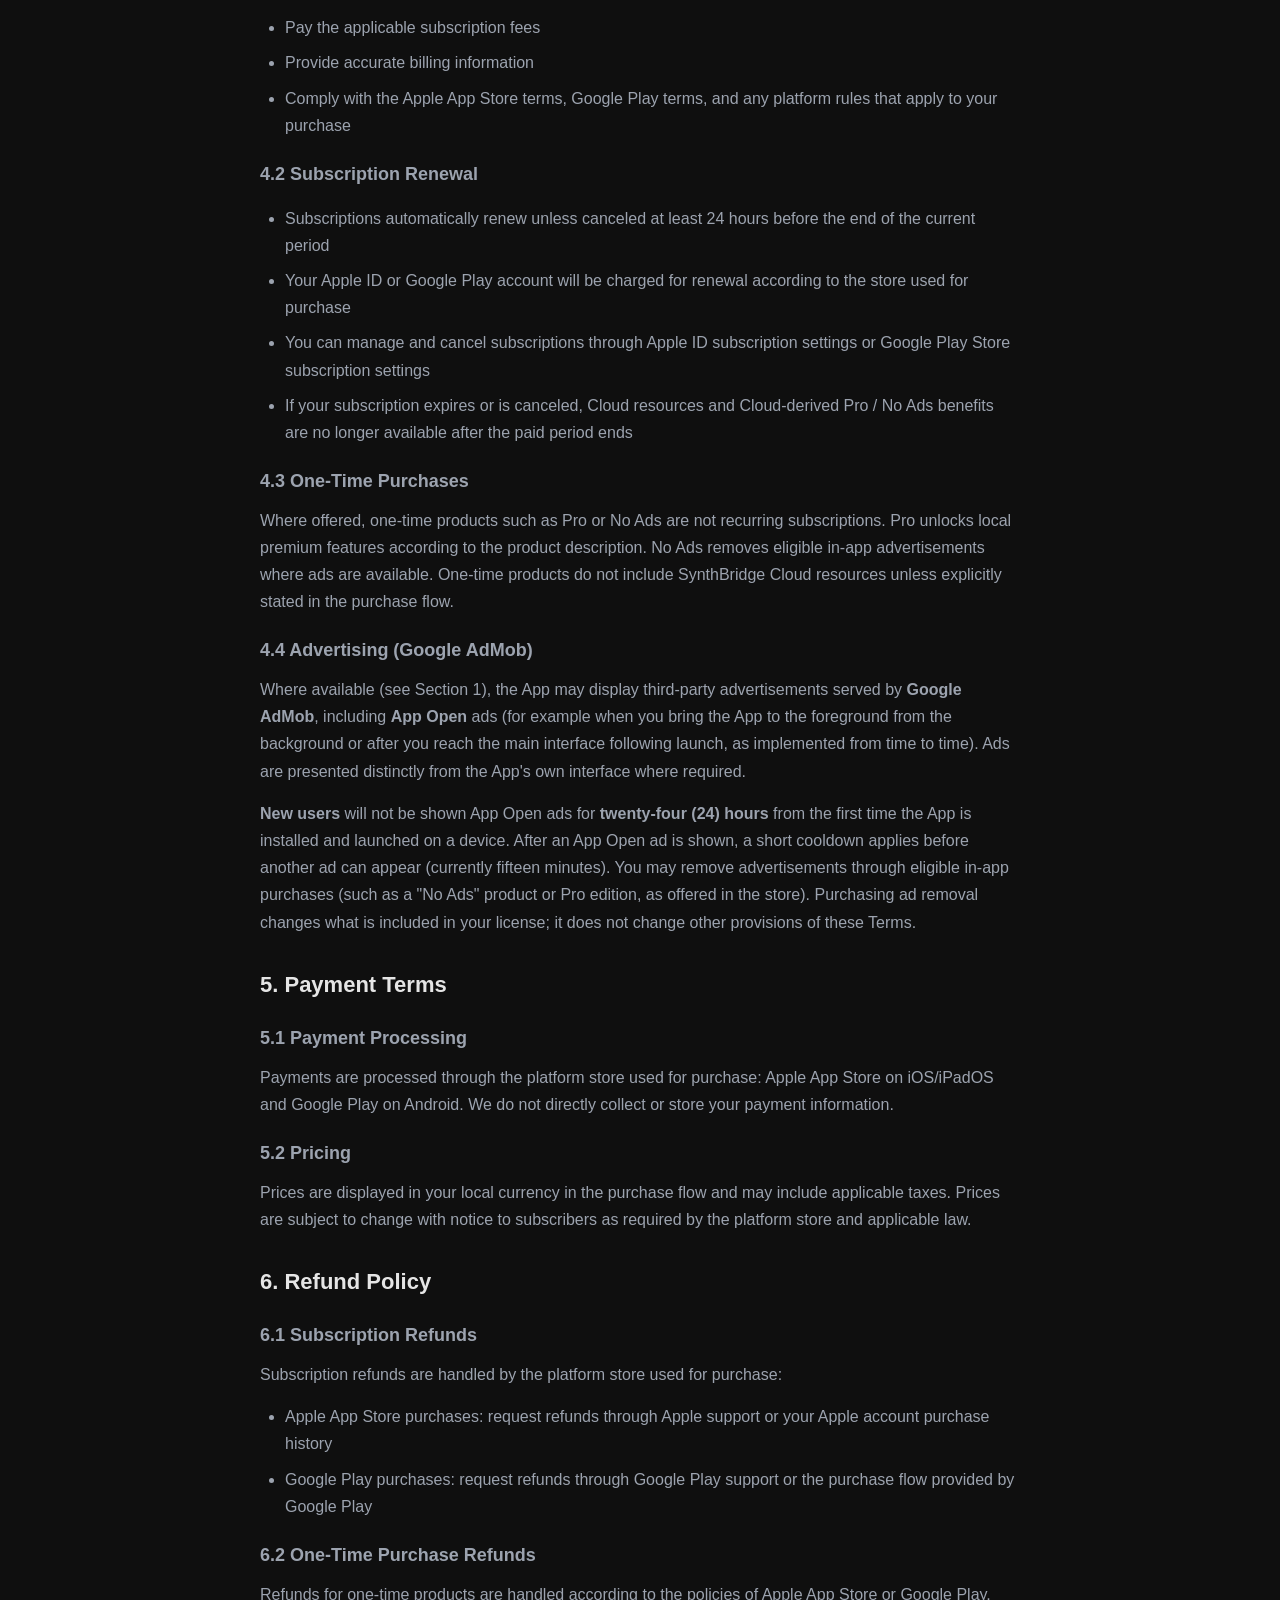
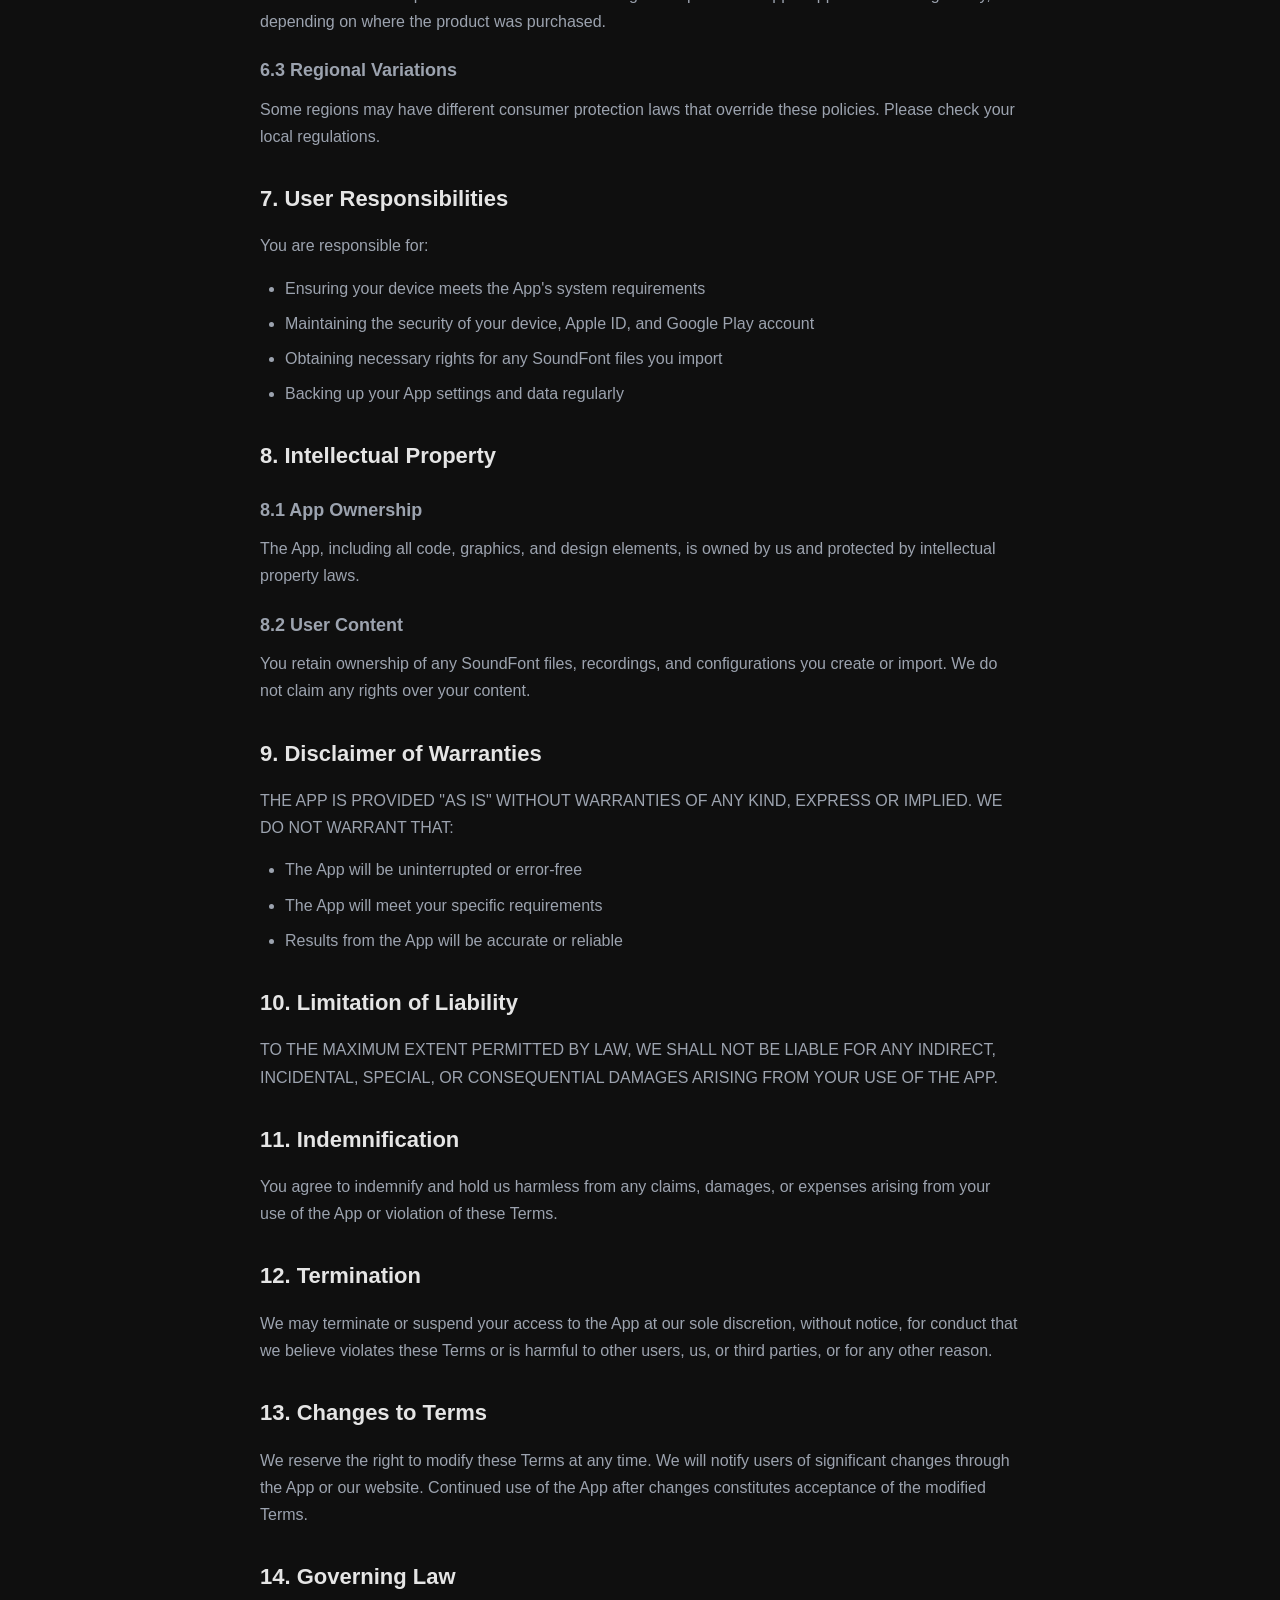
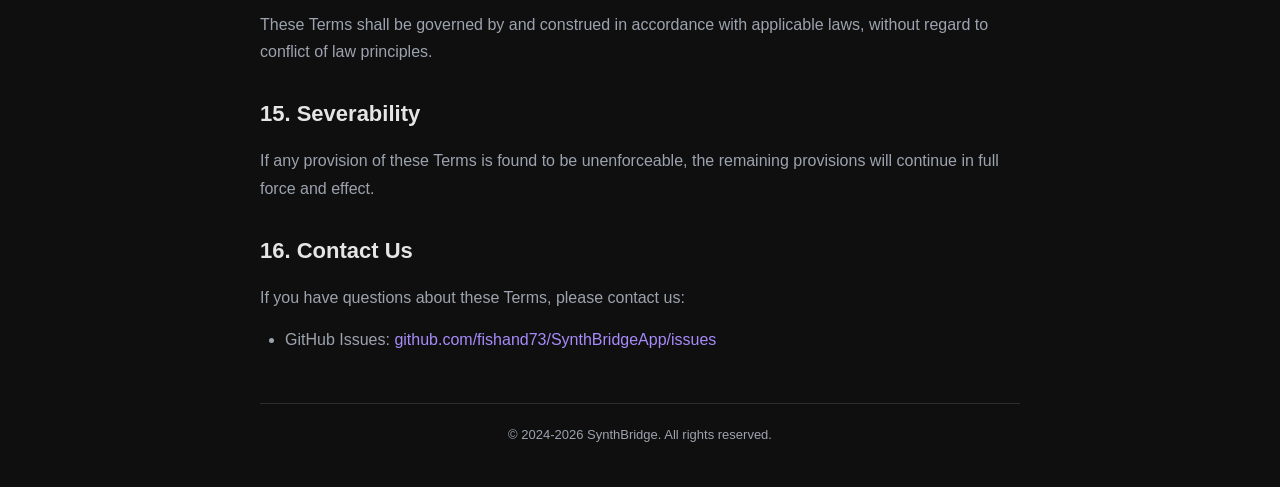
<file: docs/terms.html>
<!DOCTYPE html>
<html lang="en">
<head>
  <meta charset="UTF-8">
  <meta name="viewport" content="width=device-width, initial-scale=1.0">
  <title>Terms of Service - SynthBridge</title>
  <link rel="stylesheet" href="style.css">
</head>
<body>
  <div class="container">
    <header class="site-header">
      <div class="site-header-lang">
        <div class="language-switch">
          <span class="highlight">English</span>
          <a href="terms-zh.html">中文</a>
        </div>
      </div>
      <div class="logo">SynthBridge</div>
      <div class="subtitle">MIDI Software Synthesizer</div>
      <nav class="nav-links">
        <a href="index.html">Home</a>
        <a href="privacy.html">Privacy Policy</a>
        <a href="changelog.html">Changelog</a>
      </nav>
    </header>

    <h1>Terms of Service</h1>
    <p class="last-updated">Last updated: July 1, 2026</p>

    <h2>1. Acceptance of Terms</h2>
    <p>By downloading, installing, or using SynthBridge ("the App"), you agree to be bound by these Terms of Service. If you do not agree to these terms, please do not use the App.</p>
    <p><strong>Regional availability.</strong> Some features described below — including in-app purchases processed by Apple App Store or Google Play, SynthBridge Cloud resources, and third-party advertising via Google AdMob — depend on platform services and regional availability. They may not be available to users in mainland China, where the App may be distributed without some third-party services. The Subscription Service, SynthBridge Cloud, and Advertising sections only apply where these features are available.</p>

    <h2>2. Description of Service</h2>
    <p>SynthBridge is a MIDI software synthesizer application that allows you to:</p>
    <ul>
      <li>Connect to MIDI devices via Bluetooth (BLE), USB, or virtual MIDI</li>
      <li>Load and play SoundFont (SF2/SF3) files</li>
      <li>Browse and download SynthBridge Cloud sound packs, rhythm packs, and style packs where available</li>
      <li>Apply audio effects and customize sound parameters</li>
      <li>Record and export MIDI audio</li>
    </ul>

    <h2>3. License Grant</h2>
    <p>We grant you a limited, non-exclusive, non-transferable license to use the App for personal, non-commercial purposes. You may not:</p>
    <ul>
      <li>Copy, modify, or distribute the App</li>
      <li>Reverse engineer, decompile, or disassemble the App</li>
      <li>Use the App for any commercial purpose without our written consent</li>
      <li>Remove, alter, or obscure any proprietary notices</li>
    </ul>

    <h2>4. Subscription Service</h2>
    <h3>4.1 Subscription Plans</h3>
    <p>Where available (see Section 1), SynthBridge offers auto-renewable subscriptions for <strong>SynthBridge Cloud</strong>. The available subscription titles may include <strong>SynthBridge Cloud Monthly</strong> and <strong>SynthBridge Cloud Yearly</strong>. During each active subscription period, SynthBridge Cloud provides access to Cloud sound packs, rhythm packs, style packs, Pro local features, and No Ads while the subscription remains active.</p>
    <p>The subscription length and localized price are shown in the purchase flow before you buy. Monthly subscriptions renew monthly and yearly subscriptions renew yearly. By purchasing a subscription, you agree to:</p>
    <ul>
      <li>Pay the applicable subscription fees</li>
      <li>Provide accurate billing information</li>
      <li>Comply with the Apple App Store terms, Google Play terms, and any platform rules that apply to your purchase</li>
    </ul>

    <h3>4.2 Subscription Renewal</h3>
    <ul>
      <li>Subscriptions automatically renew unless canceled at least 24 hours before the end of the current period</li>
      <li>Your Apple ID or Google Play account will be charged for renewal according to the store used for purchase</li>
      <li>You can manage and cancel subscriptions through Apple ID subscription settings or Google Play Store subscription settings</li>
      <li>If your subscription expires or is canceled, Cloud resources and Cloud-derived Pro / No Ads benefits are no longer available after the paid period ends</li>
    </ul>

    <h3>4.3 One-Time Purchases</h3>
    <p>Where offered, one-time products such as Pro or No Ads are not recurring subscriptions. Pro unlocks local premium features according to the product description. No Ads removes eligible in-app advertisements where ads are available. One-time products do not include SynthBridge Cloud resources unless explicitly stated in the purchase flow.</p>

    <h3>4.4 Advertising (Google AdMob)</h3>
    <p>Where available (see Section 1), the App may display third-party advertisements served by <strong>Google AdMob</strong>, including <strong>App Open</strong> ads (for example when you bring the App to the foreground from the background or after you reach the main interface following launch, as implemented from time to time). Ads are presented distinctly from the App's own interface where required.</p>
    <p><strong>New users</strong> will not be shown App Open ads for <strong>twenty-four (24) hours</strong> from the first time the App is installed and launched on a device. After an App Open ad is shown, a short cooldown applies before another ad can appear (currently fifteen minutes). You may remove advertisements through eligible in-app purchases (such as a "No Ads" product or Pro edition, as offered in the store). Purchasing ad removal changes what is included in your license; it does not change other provisions of these Terms.</p>

    <h2>5. Payment Terms</h2>
    <h3>5.1 Payment Processing</h3>
    <p>Payments are processed through the platform store used for purchase: Apple App Store on iOS/iPadOS and Google Play on Android. We do not directly collect or store your payment information.</p>

    <h3>5.2 Pricing</h3>
    <p>Prices are displayed in your local currency in the purchase flow and may include applicable taxes. Prices are subject to change with notice to subscribers as required by the platform store and applicable law.</p>

    <h2>6. Refund Policy</h2>
    <h3>6.1 Subscription Refunds</h3>
    <p>Subscription refunds are handled by the platform store used for purchase:</p>
    <ul>
      <li>Apple App Store purchases: request refunds through Apple support or your Apple account purchase history</li>
      <li>Google Play purchases: request refunds through Google Play support or the purchase flow provided by Google Play</li>
    </ul>

    <h3>6.2 One-Time Purchase Refunds</h3>
    <p>Refunds for one-time products are handled according to the policies of Apple App Store or Google Play, depending on where the product was purchased.</p>

    <h3>6.3 Regional Variations</h3>
    <p>Some regions may have different consumer protection laws that override these policies. Please check your local regulations.</p>

    <h2>7. User Responsibilities</h2>
    <p>You are responsible for:</p>
    <ul>
      <li>Ensuring your device meets the App's system requirements</li>
      <li>Maintaining the security of your device, Apple ID, and Google Play account</li>
      <li>Obtaining necessary rights for any SoundFont files you import</li>
      <li>Backing up your App settings and data regularly</li>
    </ul>

    <h2>8. Intellectual Property</h2>
    <h3>8.1 App Ownership</h3>
    <p>The App, including all code, graphics, and design elements, is owned by us and protected by intellectual property laws.</p>

    <h3>8.2 User Content</h3>
    <p>You retain ownership of any SoundFont files, recordings, and configurations you create or import. We do not claim any rights over your content.</p>

    <h2>9. Disclaimer of Warranties</h2>
    <p>THE APP IS PROVIDED "AS IS" WITHOUT WARRANTIES OF ANY KIND, EXPRESS OR IMPLIED. WE DO NOT WARRANT THAT:</p>
    <ul>
      <li>The App will be uninterrupted or error-free</li>
      <li>The App will meet your specific requirements</li>
      <li>Results from the App will be accurate or reliable</li>
    </ul>

    <h2>10. Limitation of Liability</h2>
    <p>TO THE MAXIMUM EXTENT PERMITTED BY LAW, WE SHALL NOT BE LIABLE FOR ANY INDIRECT, INCIDENTAL, SPECIAL, OR CONSEQUENTIAL DAMAGES ARISING FROM YOUR USE OF THE APP.</p>

    <h2>11. Indemnification</h2>
    <p>You agree to indemnify and hold us harmless from any claims, damages, or expenses arising from your use of the App or violation of these Terms.</p>

    <h2>12. Termination</h2>
    <p>We may terminate or suspend your access to the App at our sole discretion, without notice, for conduct that we believe violates these Terms or is harmful to other users, us, or third parties, or for any other reason.</p>

    <h2>13. Changes to Terms</h2>
    <p>We reserve the right to modify these Terms at any time. We will notify users of significant changes through the App or our website. Continued use of the App after changes constitutes acceptance of the modified Terms.</p>

    <h2>14. Governing Law</h2>
    <p>These Terms shall be governed by and construed in accordance with applicable laws, without regard to conflict of law principles.</p>

    <h2>15. Severability</h2>
    <p>If any provision of these Terms is found to be unenforceable, the remaining provisions will continue in full force and effect.</p>

    <h2>16. Contact Us</h2>
    <p>If you have questions about these Terms, please contact us:</p>
    <ul>
      <li>GitHub Issues: <a href="https://github.com/fishand73/SynthBridgeApp/issues" target="_blank">github.com/fishand73/SynthBridgeApp/issues</a></li>
    </ul>

    <footer>
      © 2024-2026 SynthBridge. All rights reserved.
    </footer>
  </div>
</body>
</html>
</file>
<file: docs/style.css>
:root {
  --primary: #7c3aed;
  --primary-light: #a78bfa;
  --bg: #0f0f0f;
  --bg-card: #1a1a1a;
  --text: #e5e5e5;
  --text-muted: #9ca3af;
  --border: #2d2d2d;
}

* {
  margin: 0;
  padding: 0;
  box-sizing: border-box;
}

body {
  font-family: -apple-system, BlinkMacSystemFont, 'Segoe UI', Roboto, 'Helvetica Neue', Arial, sans-serif;
  background: var(--bg);
  color: var(--text);
  line-height: 1.7;
  min-height: 100vh;
}

.container {
  max-width: 800px;
  margin: 0 auto;
  padding: 40px 20px;
}

header,
.site-header {
  text-align: center;
  margin-bottom: 40px;
  padding-bottom: 30px;
  border-bottom: 1px solid var(--border);
}

/* Language toggle: top row, aligned to the right (within .container) */
.site-header-lang {
  display: flex;
  justify-content: flex-end;
  margin-bottom: 12px;
}

.site-header .language-switch {
  margin: 0;
  padding: 6px 12px;
  border: 1px solid var(--border);
  border-radius: 8px;
  background: var(--bg-card);
  font-size: 14px;
  line-height: 1.4;
  text-align: center;
}

.site-header .language-switch a {
  margin: 0 8px;
}

.site-header .language-switch a:hover {
  text-decoration: underline;
}

.logo {
  font-size: 28px;
  font-weight: 700;
  color: var(--primary-light);
  margin-bottom: 10px;
}

.subtitle {
  color: var(--text-muted);
  font-size: 14px;
}

h1 {
  font-size: 32px;
  font-weight: 600;
  margin-bottom: 30px;
  color: var(--primary-light);
}

h2 {
  font-size: 22px;
  font-weight: 600;
  margin: 30px 0 15px;
  color: var(--text);
}

h3 {
  font-size: 18px;
  font-weight: 600;
  margin: 20px 0 10px;
  color: var(--text-muted);
}

p {
  margin-bottom: 15px;
  color: var(--text-muted);
}

ul, ol {
  margin: 15px 0;
  padding-left: 25px;
}

li {
  margin-bottom: 8px;
  color: var(--text-muted);
}

a {
  color: var(--primary-light);
  text-decoration: none;
}

a:hover {
  text-decoration: underline;
}

.last-updated {
  color: var(--text-muted);
  font-size: 13px;
  margin-bottom: 30px;
}

.card {
  background: var(--bg-card);
  border: 1px solid var(--border);
  border-radius: 12px;
  padding: 24px;
  margin-bottom: 20px;
  transition: border-color 0.2s;
}

.card:hover {
  border-color: var(--primary);
}

.card h3 {
  margin-top: 0;
  color: var(--primary-light);
}

.card p {
  margin-bottom: 0;
  font-size: 14px;
}

/* Bottom language bar (index, changelog, etc.) */
.language-switch {
  text-align: center;
  margin-top: 30px;
  padding-top: 20px;
  border-top: 1px solid var(--border);
}

.language-switch a {
  margin: 0 10px;
  font-size: 14px;
}

.nav-links {
  display: flex;
  justify-content: center;
  gap: 20px;
  margin-top: 15px;
  flex-wrap: wrap;
}

.nav-links a {
  padding: 8px 16px;
  background: var(--bg-card);
  border: 1px solid var(--border);
  border-radius: 8px;
  font-size: 14px;
  transition: all 0.2s;
}

.nav-links a:hover {
  border-color: var(--primary);
  text-decoration: none;
}

.highlight {
  color: var(--primary-light);
}

.version-item {
  border-left: 2px solid var(--primary);
  padding-left: 20px;
  margin-bottom: 30px;
}

.version-number {
  font-size: 18px;
  font-weight: 600;
  color: var(--primary-light);
}

.version-date {
  font-size: 13px;
  color: var(--text-muted);
  margin-bottom: 10px;
}

footer {
  text-align: center;
  margin-top: 50px;
  padding-top: 20px;
  border-top: 1px solid var(--border);
  color: var(--text-muted);
  font-size: 13px;
}

@media (max-width: 600px) {
  .container {
    padding: 20px 15px;
  }

  .site-header-lang {
    margin-bottom: 10px;
  }

  .site-header .language-switch {
    font-size: 13px;
    padding: 5px 10px;
  }
  
  h1 {
    font-size: 26px;
  }
  
  h2 {
    font-size: 20px;
  }
}
</file>
<file: docs/app/styles.css>
:root {
  --bg: #090b0f;
  --surface: #10141a;
  --surface-strong: #171c23;
  --text: #f5f7fb;
  --muted: #a7b0bf;
  --line: #29313b;
  --cyan: #16d9e6;
  --blue: #43a7ff;
  --red: #ff514f;
  --yellow: #ffd642;
  --green: #52d46a;
  --violet: #8f68ff;
  --shadow: rgba(0, 0, 0, 0.34);
}

* {
  box-sizing: border-box;
}

html {
  scroll-behavior: smooth;
}

body {
  margin: 0;
  background: var(--bg);
  color: var(--text);
  font-family: -apple-system, BlinkMacSystemFont, "Segoe UI", Roboto, "Helvetica Neue", Arial, sans-serif;
  line-height: 1.6;
}

a {
  color: inherit;
  text-decoration: none;
}

img {
  display: block;
  max-width: 100%;
}

.topbar {
  position: sticky;
  top: 0;
  z-index: 20;
  display: flex;
  align-items: center;
  justify-content: space-between;
  gap: 24px;
  min-height: 72px;
  padding: 14px 40px;
  background: rgba(9, 11, 15, 0.88);
  border-bottom: 1px solid rgba(255, 255, 255, 0.08);
  backdrop-filter: blur(18px);
}

.brand,
.footer-brand {
  display: inline-flex;
  align-items: center;
  gap: 10px;
  font-weight: 800;
  line-height: 1;
}

.brand img,
.footer-brand img {
  border-radius: 8px;
}

.nav-actions,
.site-footer nav {
  display: flex;
  align-items: center;
  gap: 18px;
}

.nav-actions a,
.site-footer a {
  color: var(--muted);
  font-size: 14px;
  font-weight: 700;
}

.nav-actions a:hover,
.site-footer a:hover {
  color: var(--text);
}

.language-switch {
  display: inline-flex;
  width: 106px;
  height: 36px;
  padding: 3px;
  border: 1px solid var(--line);
  border-radius: 8px;
  background: var(--surface);
}

.language-switch button {
  width: 50%;
  border: 0;
  border-radius: 6px;
  background: transparent;
  color: var(--muted);
  font: inherit;
  font-size: 13px;
  font-weight: 800;
  cursor: pointer;
}

.language-switch button[aria-pressed="true"] {
  background: var(--cyan);
  color: #061015;
}

.hero {
  position: relative;
  display: flex;
  align-items: center;
  min-height: 80svh;
  max-height: 820px;
  overflow: hidden;
  isolation: isolate;
  border-bottom: 1px solid rgba(255, 255, 255, 0.08);
}

.hero::before {
  content: "";
  position: absolute;
  inset: 0;
  z-index: -2;
  background-image:
    linear-gradient(90deg, rgba(9, 11, 15, 0.98) 0%, rgba(9, 11, 15, 0.86) 52%, rgba(9, 11, 15, 0.42) 100%),
    linear-gradient(180deg, #111820 0%, var(--bg) 100%);
  background-repeat: no-repeat;
  background-position: center right;
  background-size: cover;
}

.hero::after {
  content: "";
  position: absolute;
  inset: auto 0 0;
  z-index: -1;
  height: 42%;
  background: linear-gradient(0deg, var(--bg) 0%, rgba(9, 11, 15, 0) 100%);
}

.hero-content {
  position: relative;
  z-index: 1;
  width: min(680px, calc(100% - 48px));
  margin-left: max(24px, calc((100vw - 1180px) / 2));
  padding: 76px 0 82px;
}

.hero-visual {
  position: absolute;
  top: 50%;
  right: max(24px, calc((100vw - 1180px) / 2));
  z-index: 0;
  width: min(360px, 30vw, 35svh);
  transform: translateY(-50%);
  pointer-events: none;
}

.hero-visual img {
  width: 100%;
  height: auto;
  border-radius: 8px;
  box-shadow: 0 34px 80px rgba(0, 0, 0, 0.52);
}

.eyebrow {
  margin: 0 0 12px;
  color: var(--cyan);
  font-size: 13px;
  font-weight: 900;
  text-transform: uppercase;
}

h1,
h2,
h3,
p {
  margin-top: 0;
}

h1 {
  max-width: 640px;
  margin-bottom: 18px;
  font-size: 60px;
  line-height: 1.02;
  font-weight: 900;
  letter-spacing: 0;
}

.hero-lead {
  max-width: 620px;
  margin-bottom: 28px;
  color: var(--muted);
  font-size: 19px;
}

.store-row {
  display: flex;
  flex-wrap: wrap;
  gap: 12px;
  align-items: center;
}

.store-button {
  display: inline-flex;
  align-items: center;
  gap: 12px;
  min-width: 190px;
  min-height: 58px;
  padding: 9px 16px;
  border: 1px solid var(--line);
  border-radius: 8px;
  background: #f7f9fc;
  color: #081018;
  box-shadow: 0 14px 28px var(--shadow);
}

.store-button:hover {
  transform: translateY(-1px);
}

.store-button svg {
  width: 28px;
  height: 28px;
  fill: none;
  stroke: currentColor;
  stroke-width: 1.9;
  stroke-linecap: round;
  stroke-linejoin: round;
  flex: 0 0 auto;
}

.store-button-play svg {
  fill: currentColor;
  stroke-width: 1.2;
}

.store-button small,
.store-button strong {
  display: block;
  line-height: 1.1;
}

.store-button small {
  font-size: 11px;
  font-weight: 700;
  color: #415064;
}

.store-button strong {
  font-size: 18px;
  font-weight: 900;
}

.hero-tags {
  display: flex;
  flex-wrap: wrap;
  gap: 10px;
  margin-top: 24px;
}

.hero-tags span {
  min-height: 34px;
  padding: 6px 12px;
  border: 1px solid rgba(255, 255, 255, 0.16);
  border-radius: 8px;
  background: rgba(16, 20, 26, 0.76);
  color: #d8eef0;
  font-size: 13px;
  font-weight: 800;
}

.proof-strip {
  display: grid;
  grid-template-columns: repeat(4, 1fr);
  gap: 1px;
  max-width: 1180px;
  margin: 0 auto;
  padding: 0 24px;
  transform: translateY(-28px);
}

.proof-strip div {
  min-height: 104px;
  padding: 20px;
  border: 1px solid var(--line);
  background: var(--surface);
}

.proof-strip strong {
  display: block;
  color: var(--text);
  font-size: 25px;
  line-height: 1.1;
}

.proof-strip span {
  display: block;
  margin-top: 6px;
  color: var(--muted);
  font-size: 14px;
  font-weight: 700;
}

.section {
  width: min(1180px, calc(100% - 48px));
  margin: 0 auto;
  padding: 76px 0;
}

.section-intro {
  padding-top: 30px;
}

.section-heading {
  max-width: 740px;
  margin-bottom: 34px;
}

h2 {
  margin-bottom: 16px;
  font-size: 38px;
  line-height: 1.14;
  font-weight: 900;
  letter-spacing: 0;
}

h3 {
  margin-bottom: 10px;
  font-size: 20px;
  line-height: 1.25;
  font-weight: 850;
}

.feature-grid {
  display: grid;
  grid-template-columns: repeat(3, minmax(0, 1fr));
  gap: 16px;
}

.feature-card {
  min-height: 260px;
  padding: 22px;
  border: 1px solid var(--line);
  border-top: 5px solid var(--cyan);
  border-radius: 8px;
  background: var(--surface);
}

.feature-card p,
.flow-steps p {
  color: var(--muted);
}

.feature-icon {
  display: inline-flex;
  align-items: center;
  justify-content: center;
  width: 42px;
  height: 34px;
  margin-bottom: 34px;
  border-radius: 8px;
  background: #071518;
  color: var(--cyan);
  font-size: 12px;
  font-weight: 900;
}

.accent-red {
  border-top-color: var(--red);
}

.accent-blue {
  border-top-color: var(--blue);
}

.accent-blue .feature-icon {
  background: #081421;
  color: var(--blue);
}

.accent-red .feature-icon {
  background: #1d0d0e;
  color: var(--red);
}

.accent-yellow {
  border-top-color: var(--yellow);
}

.accent-yellow .feature-icon {
  background: #1b1707;
  color: var(--yellow);
}

.accent-green {
  border-top-color: var(--green);
}

.accent-green .feature-icon {
  background: #0c1b10;
  color: var(--green);
}

.accent-violet {
  border-top-color: var(--violet);
}

.accent-violet .feature-icon {
  background: #140f22;
  color: var(--violet);
}

.screenshots {
  border-top: 1px solid rgba(255, 255, 255, 0.08);
}

.screenshots .section-heading p:not(.eyebrow) {
  color: var(--muted);
}

.story-list {
  display: grid;
  gap: 0;
}

.story-card {
  display: grid;
  grid-template-columns: minmax(260px, 0.92fr) minmax(280px, 1fr);
  gap: 48px;
  align-items: center;
  padding: 72px 0;
  border-top: 1px solid rgba(255, 255, 255, 0.08);
}

.story-card:first-child {
  border-top: 0;
  padding-top: 10px;
}

.story-card-reverse {
  grid-template-columns: minmax(280px, 1fr) minmax(260px, 0.92fr);
}

.story-card-reverse .story-media {
  order: 2;
}

.story-card-reverse .story-copy {
  order: 1;
}

.story-media {
  display: flex;
  align-items: center;
  justify-content: center;
  overflow: hidden;
  border: 1px solid rgba(255, 255, 255, 0.08);
  border-radius: 8px;
  background: #0d1117;
}

.story-media img {
  width: 100%;
  height: 100%;
  object-fit: contain;
}

.story-media-phone {
  width: min(360px, 100%);
  max-height: 560px;
  aspect-ratio: 9 / 20;
  justify-self: center;
}

.story-media-wide {
  width: 100%;
  aspect-ratio: 20 / 9;
}

.story-copy {
  max-width: 560px;
}

.story-eyebrow {
  margin-bottom: 12px;
}

.story-copy h3 {
  max-width: 520px;
  margin-bottom: 14px;
  font-size: 34px;
  line-height: 1.12;
}

.story-copy p {
  margin-bottom: 0;
  color: var(--muted);
  font-size: 16px;
}

.route-media {
  width: 100%;
  min-height: 330px;
  aspect-ratio: 16 / 10;
  padding: 20px;
}

.route-diagram {
  width: 100%;
  display: grid;
  grid-template-columns: minmax(92px, 1fr) minmax(48px, 0.44fr) minmax(132px, 1.15fr) minmax(48px, 0.44fr) minmax(92px, 1fr);
  gap: 12px;
  align-items: center;
}

.route-column {
  display: grid;
  gap: 10px;
}

.route-column h4 {
  margin: 0 0 2px;
  color: var(--muted);
  font-size: 12px;
  font-weight: 900;
  text-transform: uppercase;
}

.route-column > span {
  min-height: 46px;
  display: flex;
  align-items: center;
  justify-content: center;
  padding: 8px 10px;
  border: 1px solid rgba(255, 255, 255, 0.12);
  border-radius: 8px;
  background: rgba(16, 20, 26, 0.94);
  color: var(--text);
  font-size: 13px;
  font-weight: 850;
  text-align: center;
}

.route-outputs > span {
  border-color: rgba(22, 217, 230, 0.3);
  background: rgba(7, 21, 24, 0.96);
}

.route-matrix {
  padding: 12px;
  border: 1px solid rgba(22, 217, 230, 0.28);
  border-radius: 8px;
  background: rgba(7, 21, 24, 0.94);
  box-shadow: inset 0 0 28px rgba(22, 217, 230, 0.08);
}

.matrix-cells {
  display: grid;
  grid-template-columns: repeat(2, minmax(0, 1fr));
  gap: 7px;
  margin-bottom: 4px;
}

.matrix-cell {
  min-height: 32px;
  display: flex;
  align-items: center;
  justify-content: center;
  border: 1px solid rgba(255, 255, 255, 0.1);
  border-radius: 8px;
  color: var(--muted);
  font-size: 12px;
  font-weight: 900;
}

.matrix-cell.is-on {
  border-color: rgba(255, 214, 66, 0.5);
  background: rgba(255, 214, 66, 0.13);
  color: var(--yellow);
  animation: matrix-pulse 2.6s ease-in-out infinite;
}

.route-flow-stack {
  display: grid;
  gap: 52px;
  align-content: center;
}

.route-flow-line {
  position: relative;
  height: 4px;
  border-radius: 999px;
  background: linear-gradient(90deg, rgba(67, 167, 255, 0.2), rgba(22, 217, 230, 0.86), rgba(82, 212, 106, 0.22));
}

.route-flow-muted {
  opacity: 0.38;
  background: linear-gradient(90deg, rgba(167, 176, 191, 0.16), rgba(167, 176, 191, 0.5), rgba(167, 176, 191, 0.16));
}

.route-flow-line::before,
.route-flow-line::after {
  content: "";
  position: absolute;
  top: 50%;
  width: 9px;
  height: 9px;
  border-radius: 999px;
  background: var(--cyan);
  transform: translateY(-50%);
}

.route-flow-line::before {
  left: 0;
}

.route-flow-line::after {
  right: 0;
}

.route-flow-line i {
  position: absolute;
  top: 50%;
  left: 0;
  width: 13px;
  height: 13px;
  border-radius: 999px;
  background: var(--yellow);
  box-shadow: 0 0 22px rgba(255, 214, 66, 0.72);
  transform: translate(-50%, -50%);
  animation: route-flow 2.6s ease-in-out infinite;
}

.route-flow-line:nth-child(2) i {
  animation-delay: 0.45s;
}

.route-flow-line:nth-child(3) i {
  animation-delay: 0.9s;
}

.route-flow-out .route-flow-line i {
  animation-delay: 0.35s;
}

@keyframes route-flow {
  0% {
    left: 0;
    opacity: 0;
  }
  14% {
    opacity: 1;
  }
  86% {
    opacity: 1;
  }
  100% {
    left: 100%;
    opacity: 0;
  }
}

@keyframes route-flow-vertical {
  0% {
    top: 0;
    opacity: 0;
  }
  14% {
    opacity: 1;
  }
  86% {
    opacity: 1;
  }
  100% {
    top: 100%;
    opacity: 0;
  }
}

@keyframes matrix-pulse {
  0%, 100% {
    box-shadow: 0 0 0 rgba(255, 214, 66, 0);
  }
  45% {
    box-shadow: 0 0 18px rgba(255, 214, 66, 0.2);
  }
}

.flow {
  border-top: 1px solid rgba(255, 255, 255, 0.08);
}

.flow-steps {
  display: grid;
  grid-template-columns: repeat(4, 1fr);
  gap: 1px;
  border: 1px solid var(--line);
  background: var(--line);
}

.flow-steps div {
  min-height: 230px;
  padding: 24px;
  background: var(--surface);
}

.flow-steps span {
  display: inline-flex;
  align-items: center;
  justify-content: center;
  width: 36px;
  height: 36px;
  margin-bottom: 32px;
  border-radius: 8px;
  background: #071518;
  color: var(--cyan);
  font-weight: 900;
}

.download-band {
  display: flex;
  align-items: center;
  justify-content: space-between;
  gap: 28px;
  width: min(1180px, calc(100% - 48px));
  margin: 30px auto 0;
  padding: 36px;
  border: 1px solid var(--line);
  border-radius: 8px;
  background: var(--surface-strong);
}

.download-band h2 {
  margin-bottom: 0;
  font-size: 32px;
}

.site-footer {
  display: flex;
  align-items: center;
  justify-content: space-between;
  gap: 24px;
  width: min(1180px, calc(100% - 48px));
  margin: 0 auto;
  padding: 42px 0 34px;
  color: var(--muted);
  font-size: 13px;
}

.site-footer p {
  margin: 0;
}

@media (max-width: 980px) {
  .topbar {
    align-items: flex-start;
    padding: 14px 24px;
  }

  .nav-actions {
    justify-content: flex-end;
    flex-wrap: wrap;
    gap: 12px;
  }

  h1 {
    font-size: 46px;
  }

  h2 {
    font-size: 32px;
  }

  .hero-visual {
    right: -34px;
    width: min(300px, 34vw, 35svh);
    opacity: 0.58;
  }

  .proof-strip,
  .feature-grid,
  .flow-steps {
    grid-template-columns: repeat(2, 1fr);
  }

  .story-card,
  .story-card-reverse {
    grid-template-columns: 1fr;
  }

  .story-card-reverse .story-media,
  .story-card-reverse .story-copy {
    order: initial;
  }

  .story-media-wide,
  .route-media {
    max-width: 100%;
  }

  .download-band,
  .site-footer {
    grid-template-columns: 1fr;
    flex-direction: column;
    align-items: flex-start;
  }
}

@media (max-width: 640px) {
  .topbar {
    position: static;
    display: block;
    min-height: 0;
    padding: 14px 18px;
  }

  .brand {
    margin-bottom: 12px;
  }

  .nav-actions {
    justify-content: flex-start;
  }

  .nav-actions a {
    font-size: 13px;
  }

  .hero {
    min-height: 620px;
  }

  .hero-content {
    width: calc(100% - 36px);
    margin-left: 18px;
    padding: 56px 0 66px;
  }

  .hero-visual {
    top: auto;
    right: -42px;
    bottom: -190px;
    width: min(280px, 70vw, 35svh);
    opacity: 0.38;
    transform: none;
  }

  h1 {
    font-size: 38px;
  }

  .hero-lead {
    font-size: 17px;
  }

  .store-row,
  .store-button {
    width: 100%;
  }

  .store-button {
    justify-content: center;
  }

  .proof-strip {
    width: calc(100% - 24px);
    padding: 0;
    grid-template-columns: 1fr 1fr;
  }

  .proof-strip div {
    min-height: 92px;
    padding: 16px;
  }

  .proof-strip strong {
    font-size: 20px;
  }

  .section,
  .download-band,
  .site-footer {
    width: calc(100% - 36px);
  }

  .section {
    padding: 54px 0;
  }

  .section-intro {
    padding-top: 14px;
  }

  .feature-grid,
  .flow-steps {
    grid-template-columns: 1fr;
  }

  .story-card {
    gap: 24px;
    padding: 52px 0;
  }

  .story-media-phone {
    width: min(76vw, 300px);
    max-height: 520px;
  }

  .story-copy h3 {
    font-size: 24px;
  }

  .route-media {
    min-height: 0;
    padding: 14px;
    aspect-ratio: auto;
  }

  .route-diagram {
    grid-template-columns: 1fr;
    gap: 14px;
  }

  .route-flow-stack {
    gap: 8px;
  }

  .route-flow-line {
    width: 4px;
    height: 28px;
    justify-self: center;
    background: linear-gradient(180deg, rgba(67, 167, 255, 0.2), rgba(22, 217, 230, 0.86), rgba(82, 212, 106, 0.22));
  }

  .route-flow-line::before,
  .route-flow-line::after {
    left: 50%;
    top: auto;
    transform: translateX(-50%);
  }

  .route-flow-line::before {
    top: 0;
  }

  .route-flow-line::after {
    bottom: 0;
  }

  .route-flow-line i {
    top: 0;
    left: 50%;
    animation-name: route-flow-vertical;
  }

  .route-column > span {
    min-height: 42px;
    padding: 7px;
    font-size: 12px;
  }

  .route-column h4 {
    text-align: center;
  }

  .matrix-cells {
    grid-template-columns: repeat(4, minmax(0, 1fr));
  }

  .feature-card,
  .flow-steps div {
    min-height: 0;
  }

  .download-band {
    padding: 24px;
  }

  .download-band h2 {
    font-size: 28px;
  }
}
</file>
